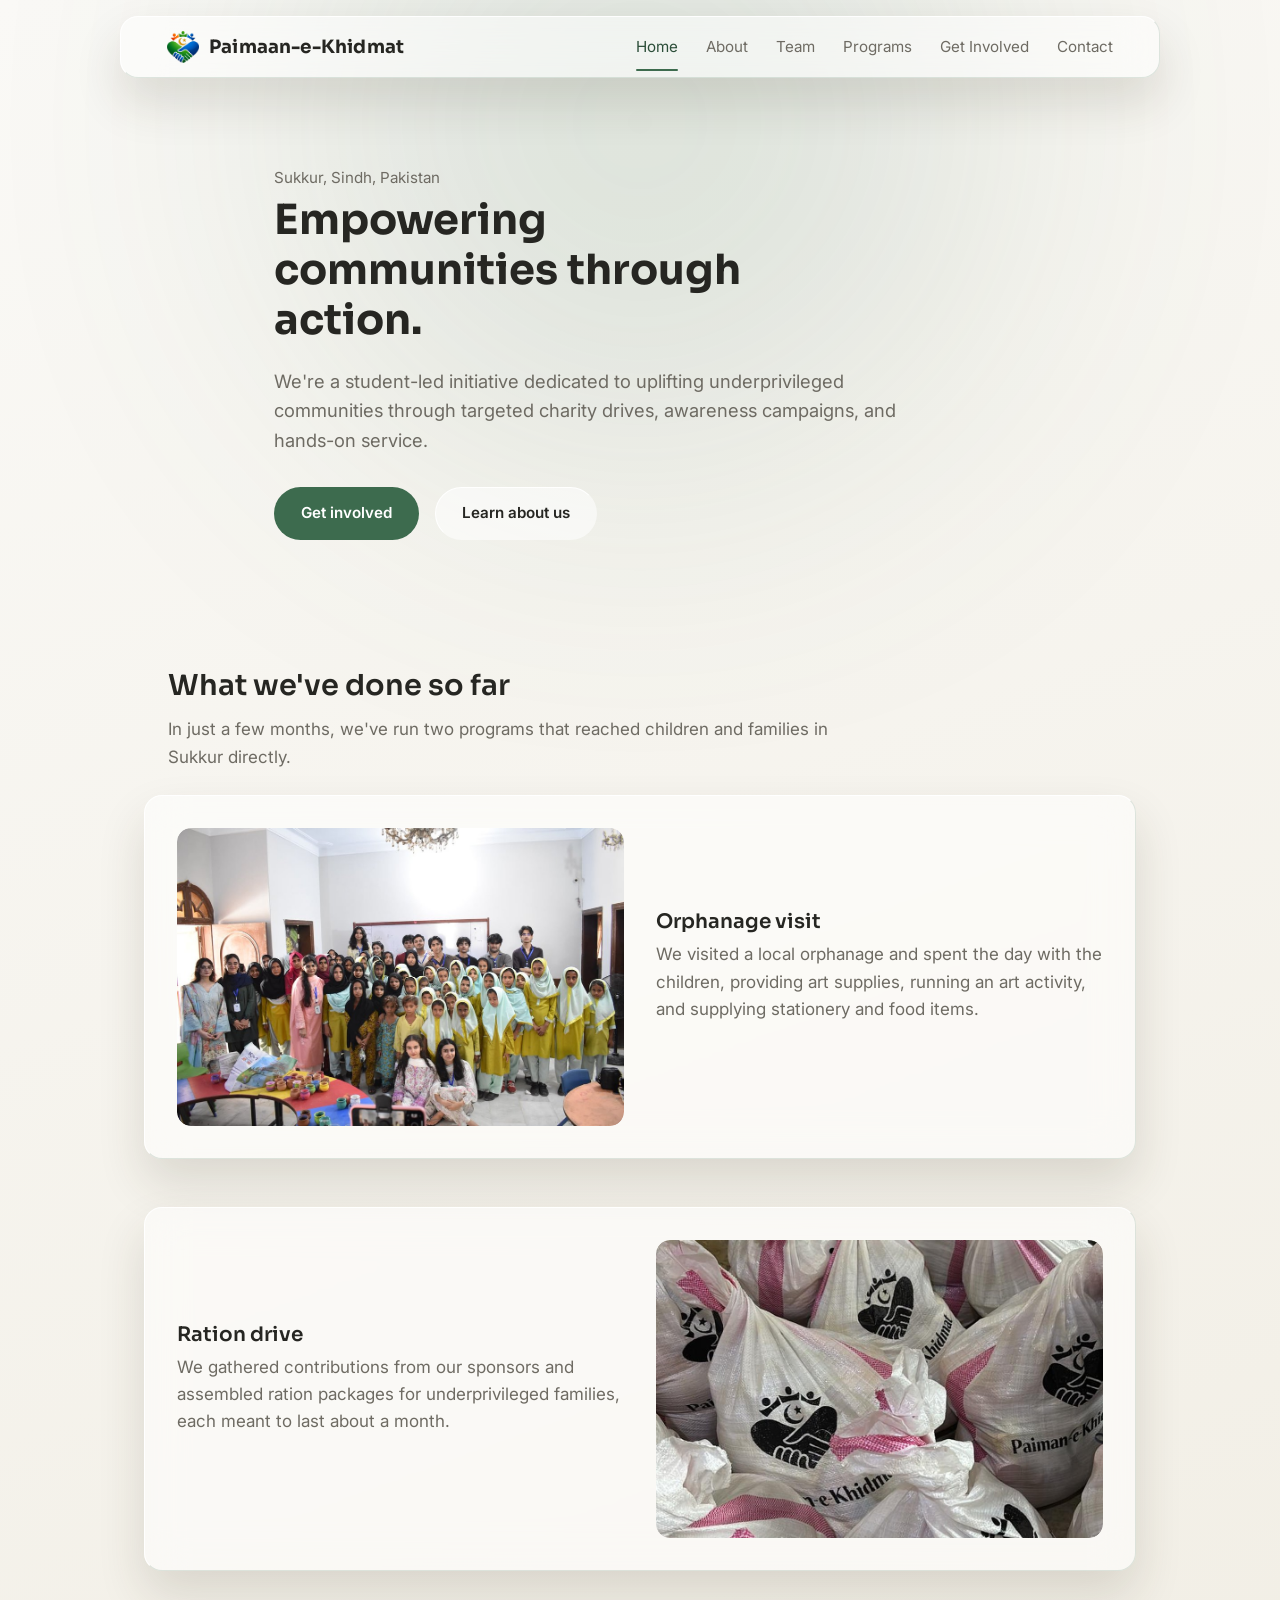
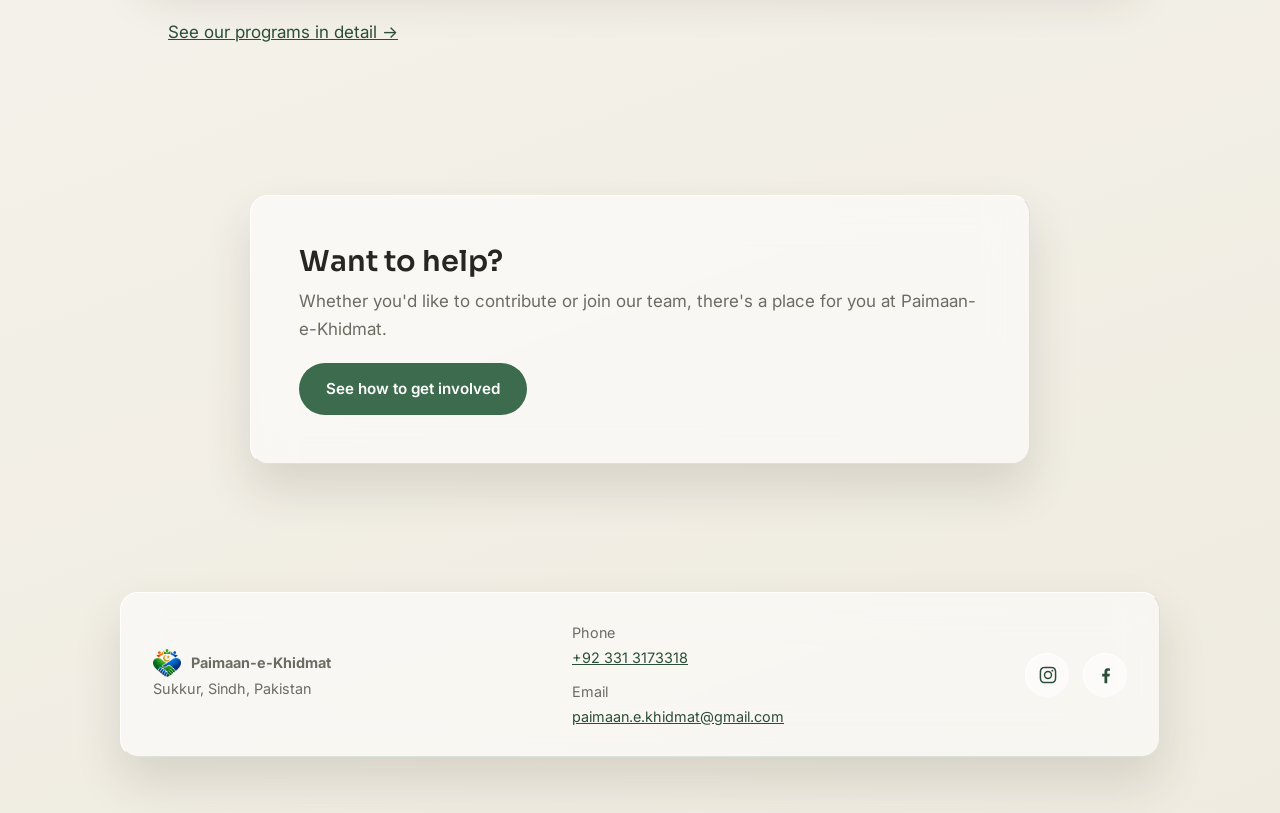
<file: index.html>
<!DOCTYPE html>
<html lang="en">
<head>
<meta charset="UTF-8">
<meta name="viewport" content="width=device-width, initial-scale=1.0">
<title>Paimaan-e-Khidmat — Empowering communities through action</title>
<meta name="description" content="Paimaan-e-Khidmat is a student-led initiative in Sukkur, Sindh, uplifting underprivileged communities through charity drives, awareness campaigns, and hands-on service.">
<link rel="icon" type="image/png" href="images/logo-icon.png">
<link rel="apple-touch-icon" href="images/logo-icon.png">
<link rel="stylesheet" href="css/style.css">
</head>
<body>

<header class="site-header glass">
  <nav class="nav-row">
    <a href="index.html" class="logo-link"><img src="images/logo-icon.png" alt="Paimaan-e-Khidmat logo">Paimaan-e-Khidmat</a>
    <button class="nav-toggle" aria-label="Toggle navigation" aria-expanded="false">
      <span></span><span></span><span></span>
    </button>
    <ul class="nav-links">
      <li><a href="index.html" class="active">Home</a></li>
      <li><a href="about.html">About</a></li>
      <li><a href="team.html">Team</a></li>
      <li><a href="programs.html">Programs</a></li>
      <li><a href="get-involved.html">Get Involved</a></li>
      <li><a href="contact.html">Contact</a></li>
      <span class="nav-underline" aria-hidden="true"></span>
    </ul>
  </nav>
</header>

<main>

  <section class="hero">
    <div class="container">
      <p class="eyebrow">Sukkur, Sindh, Pakistan</p>
      <h1>Empowering communities through action.</h1>
      <p class="hero-lede">We're a student-led initiative dedicated to uplifting underprivileged communities through targeted charity drives, awareness campaigns, and hands-on service.</p>
      <div class="hero-actions">
        <a href="get-involved.html" class="btn btn-primary">Get involved</a>
        <a href="about.html" class="btn btn-secondary">Learn about us</a>
      </div>
    </div>
  </section>

  <section>
    <div class="container-wide">
      <h2 style="margin-left: 24px;">What we've done so far</h2>
      <p style="margin-left: 24px; max-width: 60ch;">In just a few months, we've run two programs that reached children and families in Sukkur directly.</p>
      <div class="card-grid" style="margin-top: 24px;">
        <div class="program-block card glass image-left-desktop">
          <div>
            <h3>Orphanage visit</h3>
            <p>We visited a local orphanage and spent the day with the children, providing art supplies, running an art activity, and supplying stationery and food items.</p>
          </div>
          <div class="photo-placeholder has-photo"><img src="images/orphanage-visit.jpg" alt="Volunteers and children together during the orphanage visit" style="border-radius: 14px; width: 100%; height: 100%; object-fit: cover;"></div>
        </div>
        <div class="program-block card glass">
          <div style="order: 2;" class="photo-placeholder has-photo"><img src="images/ration-drive.jpg" alt="Ration packages branded with the Paimaan-e-Khidmat logo" style="border-radius: 14px; width: 100%; height: 100%; object-fit: cover;"></div>
          <div style="order: 1;">
            <h3>Ration drive</h3>
            <p>We gathered contributions from our sponsors and assembled ration packages for underprivileged families, each meant to last about a month.</p>
          </div>
        </div>
      </div>
      <p style="margin-top: 24px; margin-left: 24px;"><a href="programs.html">See our programs in detail →</a></p>
    </div>
  </section>

  <section>
    <div class="container card glass" style="padding: 48px; text-align: left;">
      <h2>Want to help?</h2>
      <p>Whether you'd like to contribute or join our team, there's a place for you at Paimaan-e-Khidmat.</p>
      <a href="get-involved.html" class="btn btn-primary">See how to get involved</a>
    </div>
  </section>

</main>

<footer class="site-footer">
  <div class="container-wide card glass">
    <div>
      <div class="footer-brand"><img src="images/logo-icon.png" alt="Paimaan-e-Khidmat logo"><strong>Paimaan-e-Khidmat</strong></div>
      Sukkur, Sindh, Pakistan
    </div>
    <div>
      <span class="contact-label">Phone</span><a href="tel:+923313173318">+92 331 3173318</a><br>
      <span class="contact-label" style="margin-top: 10px;">Email</span><a href="mailto:paimaan.e.khidmat@gmail.com">paimaan.e.khidmat@gmail.com</a>
    </div>
    <div class="social-links footer-social">
      <a class="social-icon" href="https://www.instagram.com/paimaan_e_khidmat" target="_blank" rel="noopener" aria-label="Paimaan-e-Khidmat on Instagram">
        <svg viewBox="0 0 24 24" xmlns="http://www.w3.org/2000/svg">
          <path d="M12 2c-2.72 0-3.06.01-4.12.06-1.06.05-1.79.22-2.43.47-.66.26-1.22.6-1.77 1.16-.56.55-.9 1.11-1.16 1.77-.25.64-.42 1.37-.47 2.43C2 8.94 2 9.28 2 12s.01 3.06.06 4.12c.05 1.06.22 1.79.47 2.43.26.66.6 1.22 1.16 1.77.55.56 1.11.9 1.77 1.16.64.25 1.37.42 2.43.47C8.94 22 9.28 22 12 22s3.06-.01 4.12-.06c1.06-.05 1.79-.22 2.43-.47.66-.26 1.22-.6 1.77-1.16.56-.55.9-1.11 1.16-1.77.25-.64.42-1.37.47-2.43.05-1.06.06-1.4.06-4.12s-.01-3.06-.06-4.12c-.05-1.06-.22-1.79-.47-2.43a4.9 4.9 0 0 0-1.16-1.77 4.9 4.9 0 0 0-1.77-1.16c-.64-.25-1.37-.42-2.43-.47C15.06 2.01 14.72 2 12 2Zm0 1.8c2.67 0 2.99.01 4.04.06.98.04 1.51.21 1.86.34.47.18.8.4 1.15.75.35.35.57.68.75 1.15.13.35.3.88.34 1.86.05 1.05.06 1.37.06 4.04s-.01 2.99-.06 4.04c-.04.98-.21 1.51-.34 1.86-.18.47-.4.8-.75 1.15-.35.35-.68.57-1.15.75-.35.13-.88.3-1.86.34-1.05.05-1.37.06-4.04.06s-2.99-.01-4.04-.06c-.98-.04-1.51-.21-1.86-.34a3.1 3.1 0 0 1-1.15-.75 3.1 3.1 0 0 1-.75-1.15c-.13-.35-.3-.88-.34-1.86-.05-1.05-.06-1.37-.06-4.04s.01-2.99.06-4.04c.04-.98.21-1.51.34-1.86.18-.47.4-.8.75-1.15.35-.35.68-.57 1.15-.75.35-.13.88-.3 1.86-.34C9.01 3.81 9.33 3.8 12 3.8Zm0 3.15a5.05 5.05 0 1 0 0 10.1 5.05 5.05 0 0 0 0-10.1Zm0 8.33a3.28 3.28 0 1 1 0-6.56 3.28 3.28 0 0 1 0 6.56Zm6.44-8.53a1.18 1.18 0 1 1-2.36 0 1.18 1.18 0 0 1 2.36 0Z"/>
        </svg>
      </a>
      <a class="social-icon" href="https://www.facebook.com/share/1TbUAhCM6e/" target="_blank" rel="noopener" aria-label="Paimaan-e-Khidmat on Facebook">
        <svg viewBox="0 0 24 24" xmlns="http://www.w3.org/2000/svg">
          <path d="M13.5 21.75v-8.1h2.72l.4-3.16h-3.12V8.5c0-.91.25-1.53 1.56-1.53h1.67V4.15C15.98 4.06 15.06 4 13.98 4 11.7 4 10.15 5.39 10.15 8.2v2.29H7.42v3.16h2.73v8.1h3.35Z"/>
        </svg>
      </a>
    </div>
  </div>
</footer>

<script src="js/script.js"></script>
</body>
</html>
</file>
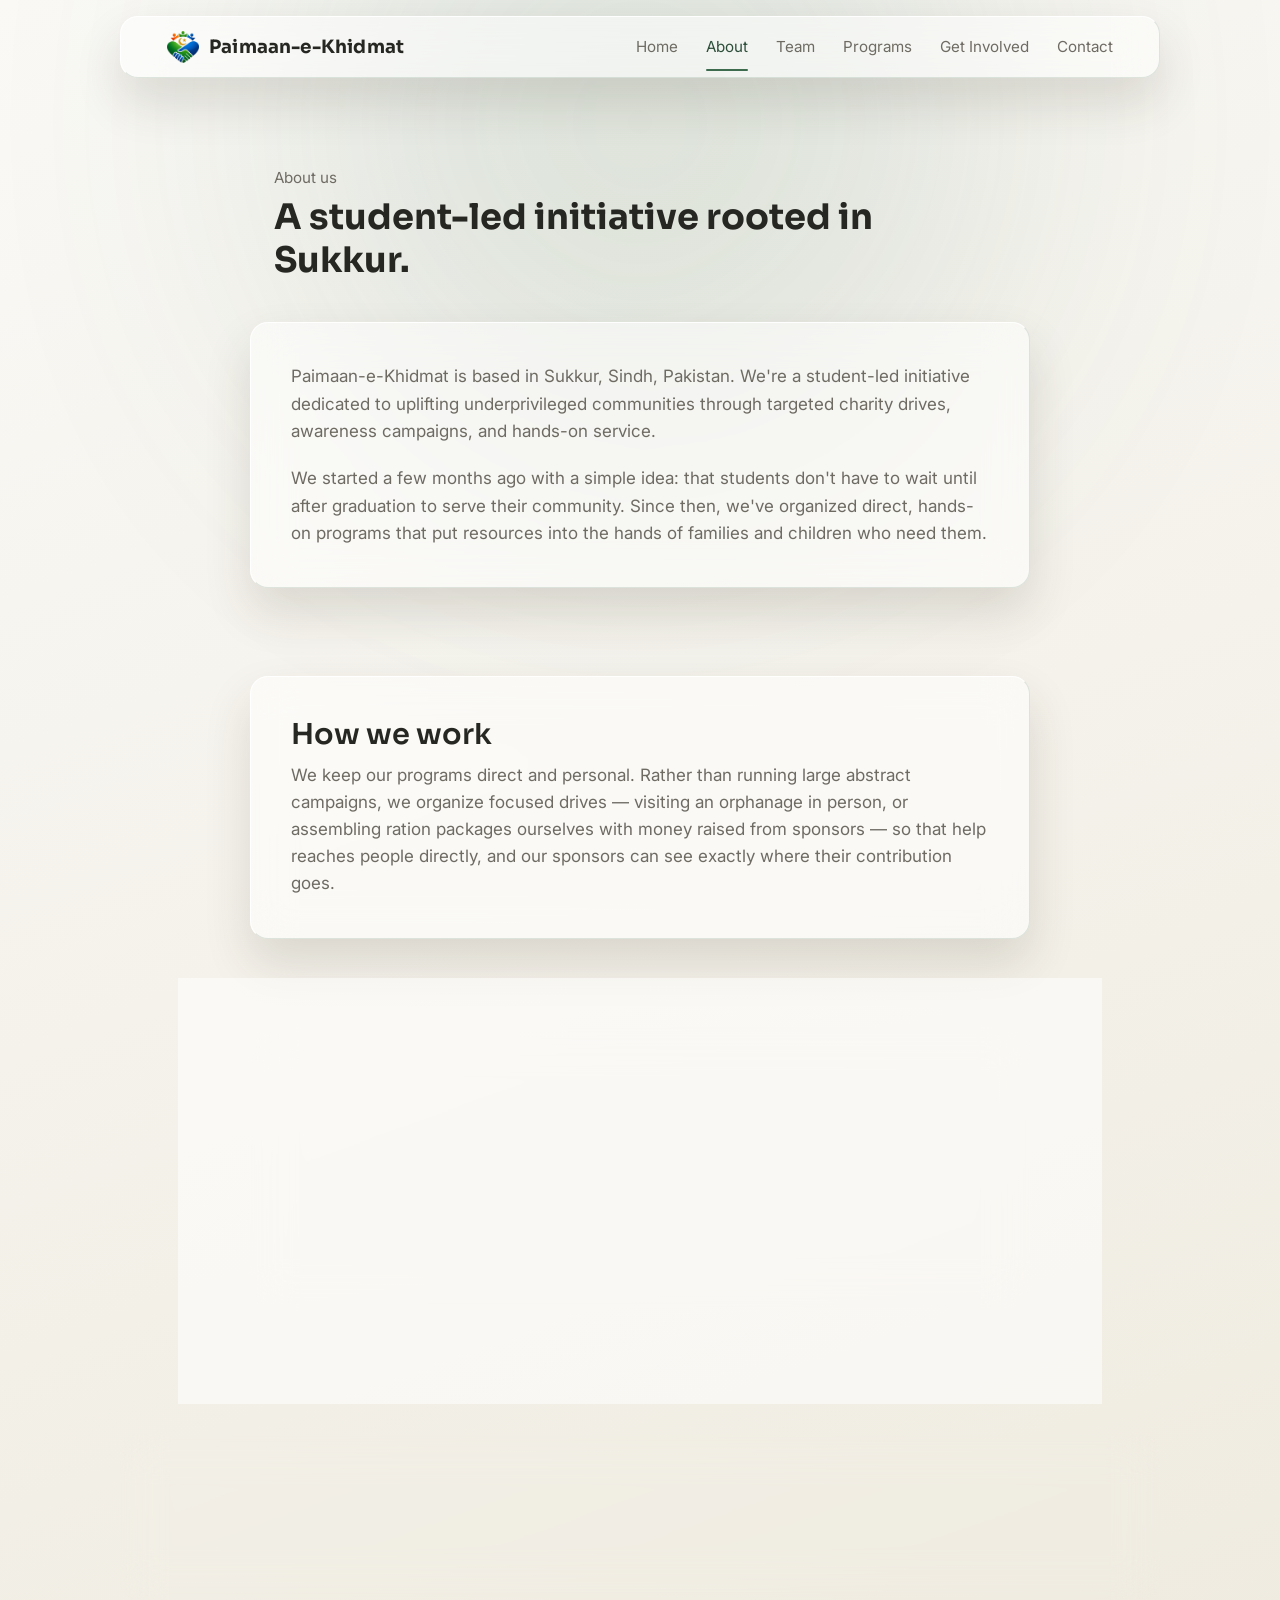
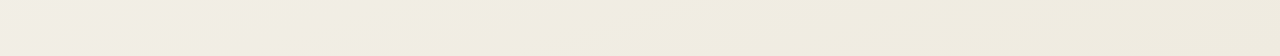
<file: about.html>
<!DOCTYPE html>
<html lang="en">
<head>
<meta charset="UTF-8">
<meta name="viewport" content="width=device-width, initial-scale=1.0">
<title>About — Paimaan-e-Khidmat</title>
<meta name="description" content="Paimaan-e-Khidmat is a student-led initiative based in Sukkur, Sindh, Pakistan.">
<link rel="icon" type="image/png" href="images/logo-icon.png">
<link rel="apple-touch-icon" href="images/logo-icon.png">
<link rel="stylesheet" href="css/style.css">
</head>
<body>

<header class="site-header glass">
  <nav class="nav-row">
    <a href="index.html" class="logo-link"><img src="images/logo-icon.png" alt="Paimaan-e-Khidmat logo">Paimaan-e-Khidmat</a>
    <button class="nav-toggle" aria-label="Toggle navigation" aria-expanded="false">
      <span></span><span></span><span></span>
    </button>
    <ul class="nav-links">
      <li><a href="index.html">Home</a></li>
      <li><a href="about.html" class="active">About</a></li>
      <li><a href="team.html">Team</a></li>
      <li><a href="programs.html">Programs</a></li>
      <li><a href="get-involved.html">Get Involved</a></li>
      <li><a href="contact.html">Contact</a></li>
      <span class="nav-underline" aria-hidden="true"></span>
    </ul>
  </nav>
</header>

<main>

  <section class="hero" style="padding-bottom: 24px;">
    <div class="container">
      <p class="eyebrow">About us</p>
      <h1 style="max-width: none; font-size: 2.2rem;">A student-led initiative rooted in Sukkur.</h1>
    </div>
  </section>

  <section style="padding-top: 0;">
    <div class="container card glass">
      <p>Paimaan-e-Khidmat is based in Sukkur, Sindh, Pakistan. We're a student-led initiative dedicated to uplifting underprivileged communities through targeted charity drives, awareness campaigns, and hands-on service.</p>
      <p style="margin-bottom: 0;">We started a few months ago with a simple idea: that students don't have to wait until after graduation to serve their community. Since then, we've organized direct, hands-on programs that put resources into the hands of families and children who need them.</p>
    </div>
  </section>

  <section style="padding-top: 0;">
    <div class="container card glass">
      <h2>How we work</h2>
      <p style="margin-bottom: 0;">We keep our programs direct and personal. Rather than running large abstract campaigns, we organize focused drives — visiting an orphanage in person, or assembling ration packages ourselves with money raised from sponsors — so that help reaches people directly, and our sponsors can see exactly where their contribution goes.</p>
    </div>
  </section>

  <section style="padding-top: 0;">
    <div class="container card glass">
      <h2>Where we're headed</h2>
      <p>We're just getting started. As we grow, we're building out a small team through periodic recruitment drives, and expanding the range of programs we run in Sukkur. If you'd like to be part of that, visit our Get Involved page.</p>
      <a href="get-involved.html" class="btn btn-primary">Get involved</a>
    </div>
  </section>

</main>

<footer class="site-footer">
  <div class="container-wide card glass">
    <div>
      <div class="footer-brand"><img src="images/logo-icon.png" alt="Paimaan-e-Khidmat logo"><strong>Paimaan-e-Khidmat</strong></div>
      Sukkur, Sindh, Pakistan
    </div>
    <div>
      <span class="contact-label">Phone</span><a href="tel:+923313173318">+92 331 3173318</a><br>
      <span class="contact-label" style="margin-top: 10px;">Email</span><a href="mailto:paimaan.e.khidmat@gmail.com">paimaan.e.khidmat@gmail.com</a>
    </div>
    <div class="social-links footer-social">
      <a class="social-icon" href="https://www.instagram.com/paimaan_e_khidmat" target="_blank" rel="noopener" aria-label="Paimaan-e-Khidmat on Instagram">
        <svg viewBox="0 0 24 24" xmlns="http://www.w3.org/2000/svg">
          <path d="M12 2c-2.72 0-3.06.01-4.12.06-1.06.05-1.79.22-2.43.47-.66.26-1.22.6-1.77 1.16-.56.55-.9 1.11-1.16 1.77-.25.64-.42 1.37-.47 2.43C2 8.94 2 9.28 2 12s.01 3.06.06 4.12c.05 1.06.22 1.79.47 2.43.26.66.6 1.22 1.16 1.77.55.56 1.11.9 1.77 1.16.64.25 1.37.42 2.43.47C8.94 22 9.28 22 12 22s3.06-.01 4.12-.06c1.06-.05 1.79-.22 2.43-.47.66-.26 1.22-.6 1.77-1.16.56-.55.9-1.11 1.16-1.77.25-.64.42-1.37.47-2.43.05-1.06.06-1.4.06-4.12s-.01-3.06-.06-4.12c-.05-1.06-.22-1.79-.47-2.43a4.9 4.9 0 0 0-1.16-1.77 4.9 4.9 0 0 0-1.77-1.16c-.64-.25-1.37-.42-2.43-.47C15.06 2.01 14.72 2 12 2Zm0 1.8c2.67 0 2.99.01 4.04.06.98.04 1.51.21 1.86.34.47.18.8.4 1.15.75.35.35.57.68.75 1.15.13.35.3.88.34 1.86.05 1.05.06 1.37.06 4.04s-.01 2.99-.06 4.04c-.04.98-.21 1.51-.34 1.86-.18.47-.4.8-.75 1.15-.35.35-.68.57-1.15.75-.35.13-.88.3-1.86.34-1.05.05-1.37.06-4.04.06s-2.99-.01-4.04-.06c-.98-.04-1.51-.21-1.86-.34a3.1 3.1 0 0 1-1.15-.75 3.1 3.1 0 0 1-.75-1.15c-.13-.35-.3-.88-.34-1.86-.05-1.05-.06-1.37-.06-4.04s.01-2.99.06-4.04c.04-.98.21-1.51.34-1.86.18-.47.4-.8.75-1.15.35-.35.68-.57 1.15-.75.35-.13.88-.3 1.86-.34C9.01 3.81 9.33 3.8 12 3.8Zm0 3.15a5.05 5.05 0 1 0 0 10.1 5.05 5.05 0 0 0 0-10.1Zm0 8.33a3.28 3.28 0 1 1 0-6.56 3.28 3.28 0 0 1 0 6.56Zm6.44-8.53a1.18 1.18 0 1 1-2.36 0 1.18 1.18 0 0 1 2.36 0Z"/>
        </svg>
      </a>
      <a class="social-icon" href="https://www.facebook.com/share/1TbUAhCM6e/" target="_blank" rel="noopener" aria-label="Paimaan-e-Khidmat on Facebook">
        <svg viewBox="0 0 24 24" xmlns="http://www.w3.org/2000/svg">
          <path d="M13.5 21.75v-8.1h2.72l.4-3.16h-3.12V8.5c0-.91.25-1.53 1.56-1.53h1.67V4.15C15.98 4.06 15.06 4 13.98 4 11.7 4 10.15 5.39 10.15 8.2v2.29H7.42v3.16h2.73v8.1h3.35Z"/>
        </svg>
      </a>
    </div>
  </div>
</footer>

<script src="js/script.js"></script>
</body>
</html>
</file>
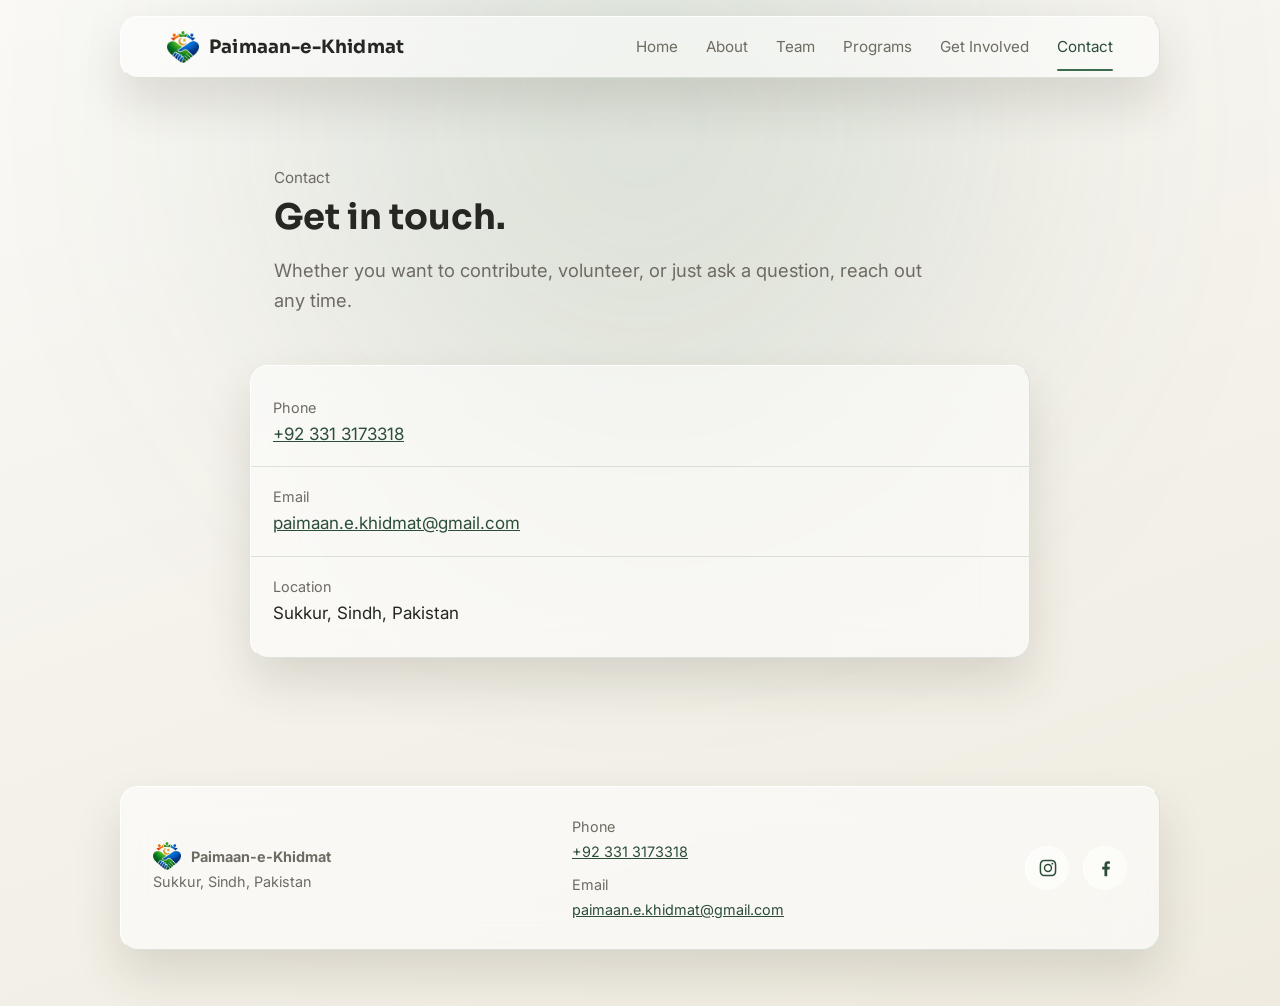
<file: contact.html>
<!DOCTYPE html>
<html lang="en">
<head>
<meta charset="UTF-8">
<meta name="viewport" content="width=device-width, initial-scale=1.0">
<title>Contact — Paimaan-e-Khidmat</title>
<meta name="description" content="Contact Paimaan-e-Khidmat in Sukkur, Sindh, Pakistan.">
<link rel="icon" type="image/png" href="images/logo-icon.png">
<link rel="apple-touch-icon" href="images/logo-icon.png">
<link rel="stylesheet" href="css/style.css">
</head>
<body>

<header class="site-header glass">
  <nav class="nav-row">
    <a href="index.html" class="logo-link"><img src="images/logo-icon.png" alt="Paimaan-e-Khidmat logo">Paimaan-e-Khidmat</a>
    <button class="nav-toggle" aria-label="Toggle navigation" aria-expanded="false">
      <span></span><span></span><span></span>
    </button>
    <ul class="nav-links">
      <li><a href="index.html">Home</a></li>
      <li><a href="about.html">About</a></li>
      <li><a href="team.html">Team</a></li>
      <li><a href="programs.html">Programs</a></li>
      <li><a href="get-involved.html">Get Involved</a></li>
      <li><a href="contact.html" class="active">Contact</a></li>
      <span class="nav-underline" aria-hidden="true"></span>
    </ul>
  </nav>
</header>

<main>

  <section class="hero" style="padding-bottom: 20px;">
    <div class="container">
      <p class="eyebrow">Contact</p>
      <h1 style="max-width: none; font-size: 2.2rem;">Get in touch.</h1>
      <p class="hero-lede">Whether you want to contribute, volunteer, or just ask a question, reach out any time.</p>
    </div>
  </section>

  <section style="padding-top: 8px;">
    <div class="container card glass" style="padding: 12px 0;">
      <ul class="contact-list">
        <li>
          <span class="contact-label">Phone</span>
          <a href="tel:+923313173318">+92 331 3173318</a>
        </li>
        <li>
          <span class="contact-label">Email</span>
          <a href="mailto:paimaan.e.khidmat@gmail.com">paimaan.e.khidmat@gmail.com</a>
        </li>
        <li>
          <span class="contact-label">Location</span>
          Sukkur, Sindh, Pakistan
        </li>
      </ul>
    </div>
  </section>

</main>

<footer class="site-footer">
  <div class="container-wide card glass">
    <div>
      <div class="footer-brand"><img src="images/logo-icon.png" alt="Paimaan-e-Khidmat logo"><strong>Paimaan-e-Khidmat</strong></div>
      Sukkur, Sindh, Pakistan
    </div>
    <div>
      <span class="contact-label">Phone</span><a href="tel:+923313173318">+92 331 3173318</a><br>
      <span class="contact-label" style="margin-top: 10px;">Email</span><a href="mailto:paimaan.e.khidmat@gmail.com">paimaan.e.khidmat@gmail.com</a>
    </div>
    <div class="social-links footer-social">
      <a class="social-icon" href="https://www.instagram.com/paimaan_e_khidmat" target="_blank" rel="noopener" aria-label="Paimaan-e-Khidmat on Instagram">
        <svg viewBox="0 0 24 24" xmlns="http://www.w3.org/2000/svg">
          <path d="M12 2c-2.72 0-3.06.01-4.12.06-1.06.05-1.79.22-2.43.47-.66.26-1.22.6-1.77 1.16-.56.55-.9 1.11-1.16 1.77-.25.64-.42 1.37-.47 2.43C2 8.94 2 9.28 2 12s.01 3.06.06 4.12c.05 1.06.22 1.79.47 2.43.26.66.6 1.22 1.16 1.77.55.56 1.11.9 1.77 1.16.64.25 1.37.42 2.43.47C8.94 22 9.28 22 12 22s3.06-.01 4.12-.06c1.06-.05 1.79-.22 2.43-.47.66-.26 1.22-.6 1.77-1.16.56-.55.9-1.11 1.16-1.77.25-.64.42-1.37.47-2.43.05-1.06.06-1.4.06-4.12s-.01-3.06-.06-4.12c-.05-1.06-.22-1.79-.47-2.43a4.9 4.9 0 0 0-1.16-1.77 4.9 4.9 0 0 0-1.77-1.16c-.64-.25-1.37-.42-2.43-.47C15.06 2.01 14.72 2 12 2Zm0 1.8c2.67 0 2.99.01 4.04.06.98.04 1.51.21 1.86.34.47.18.8.4 1.15.75.35.35.57.68.75 1.15.13.35.3.88.34 1.86.05 1.05.06 1.37.06 4.04s-.01 2.99-.06 4.04c-.04.98-.21 1.51-.34 1.86-.18.47-.4.8-.75 1.15-.35.35-.68.57-1.15.75-.35.13-.88.3-1.86.34-1.05.05-1.37.06-4.04.06s-2.99-.01-4.04-.06c-.98-.04-1.51-.21-1.86-.34a3.1 3.1 0 0 1-1.15-.75 3.1 3.1 0 0 1-.75-1.15c-.13-.35-.3-.88-.34-1.86-.05-1.05-.06-1.37-.06-4.04s.01-2.99.06-4.04c.04-.98.21-1.51.34-1.86.18-.47.4-.8.75-1.15.35-.35.68-.57 1.15-.75.35-.13.88-.3 1.86-.34C9.01 3.81 9.33 3.8 12 3.8Zm0 3.15a5.05 5.05 0 1 0 0 10.1 5.05 5.05 0 0 0 0-10.1Zm0 8.33a3.28 3.28 0 1 1 0-6.56 3.28 3.28 0 0 1 0 6.56Zm6.44-8.53a1.18 1.18 0 1 1-2.36 0 1.18 1.18 0 0 1 2.36 0Z"/>
        </svg>
      </a>
      <a class="social-icon" href="https://www.facebook.com/share/1TbUAhCM6e/" target="_blank" rel="noopener" aria-label="Paimaan-e-Khidmat on Facebook">
        <svg viewBox="0 0 24 24" xmlns="http://www.w3.org/2000/svg">
          <path d="M13.5 21.75v-8.1h2.72l.4-3.16h-3.12V8.5c0-.91.25-1.53 1.56-1.53h1.67V4.15C15.98 4.06 15.06 4 13.98 4 11.7 4 10.15 5.39 10.15 8.2v2.29H7.42v3.16h2.73v8.1h3.35Z"/>
        </svg>
      </a>
    </div>
  </div>
</footer>

<script src="js/script.js"></script>
</body>
</html>
</file>
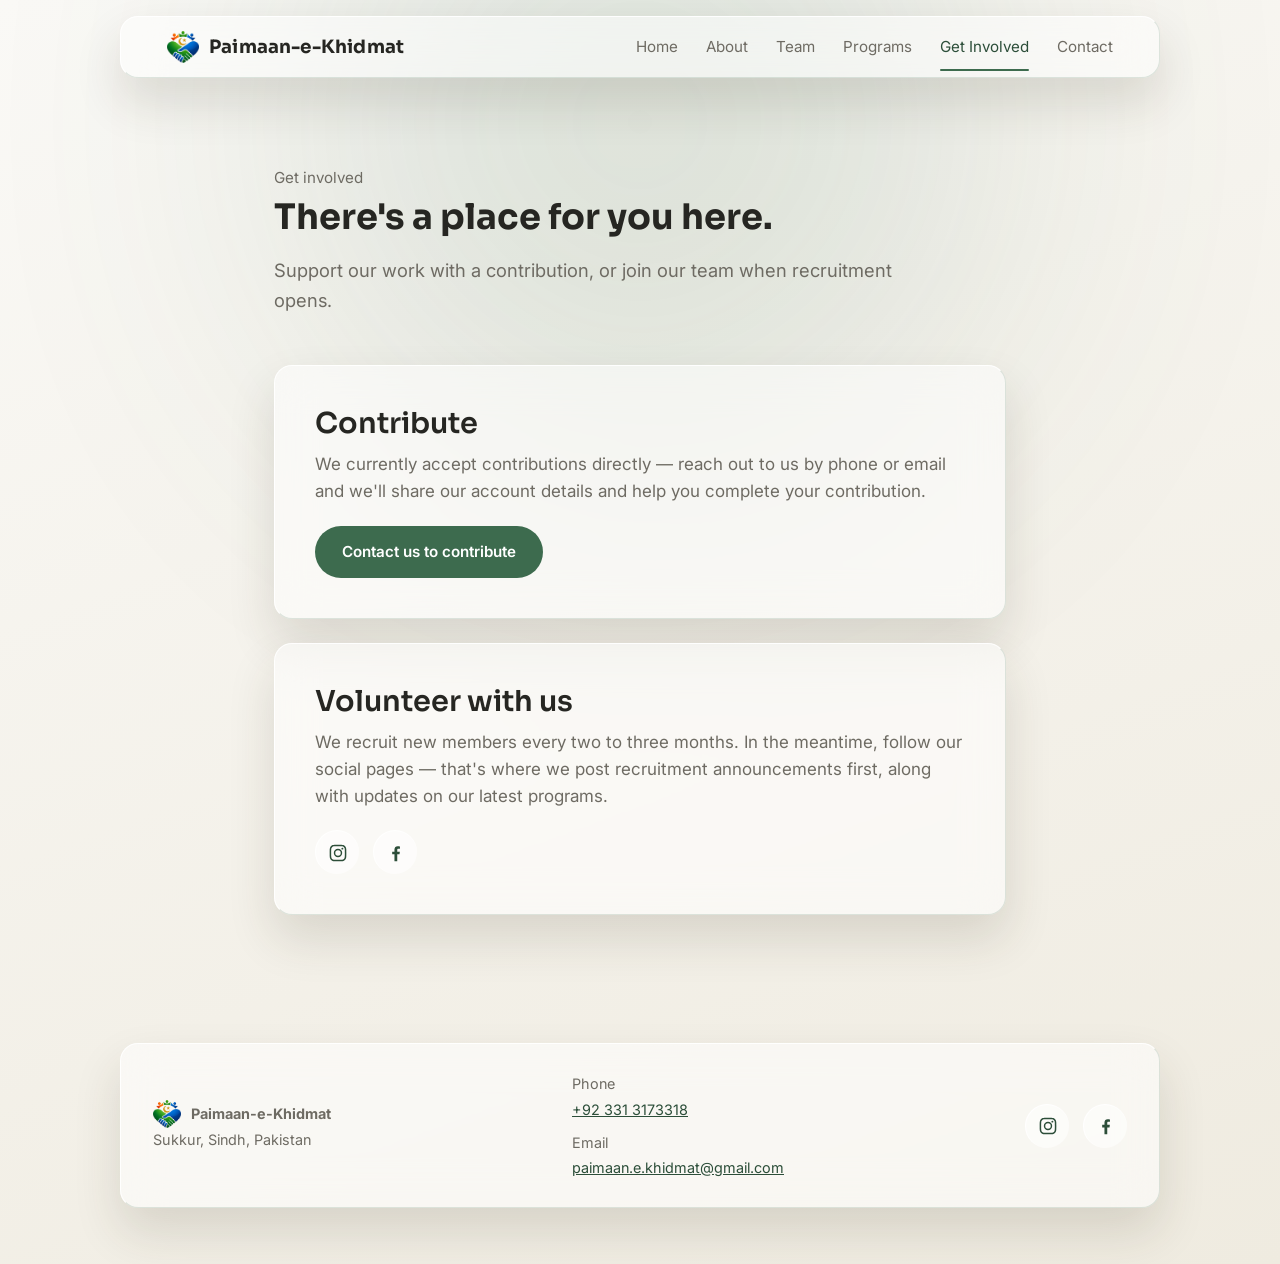
<file: get-involved.html>
<!DOCTYPE html>
<html lang="en">
<head>
<meta charset="UTF-8">
<meta name="viewport" content="width=device-width, initial-scale=1.0">
<title>Get Involved — Paimaan-e-Khidmat</title>
<meta name="description" content="Contribute to or volunteer with Paimaan-e-Khidmat, a student-led initiative in Sukkur, Sindh.">
<link rel="icon" type="image/png" href="images/logo-icon.png">
<link rel="apple-touch-icon" href="images/logo-icon.png">
<link rel="stylesheet" href="css/style.css">
</head>
<body>

<header class="site-header glass">
  <nav class="nav-row">
    <a href="index.html" class="logo-link"><img src="images/logo-icon.png" alt="Paimaan-e-Khidmat logo">Paimaan-e-Khidmat</a>
    <button class="nav-toggle" aria-label="Toggle navigation" aria-expanded="false">
      <span></span><span></span><span></span>
    </button>
    <ul class="nav-links">
      <li><a href="index.html">Home</a></li>
      <li><a href="about.html">About</a></li>
      <li><a href="team.html">Team</a></li>
      <li><a href="programs.html">Programs</a></li>
      <li><a href="get-involved.html" class="active">Get Involved</a></li>
      <li><a href="contact.html">Contact</a></li>
      <span class="nav-underline" aria-hidden="true"></span>
    </ul>
  </nav>
</header>

<main>

  <section class="hero" style="padding-bottom: 20px;">
    <div class="container">
      <p class="eyebrow">Get involved</p>
      <h1 style="max-width: none; font-size: 2.2rem;">There's a place for you here.</h1>
      <p class="hero-lede">Support our work with a contribution, or join our team when recruitment opens.</p>
    </div>
  </section>

  <section style="padding-top: 8px;">
    <div class="container">

      <div class="involve-block card glass">
        <h2>Contribute</h2>
        <p>We currently accept contributions directly — reach out to us by phone or email and we'll share our account details and help you complete your contribution.</p>
        <!--
          EDIT ME: once you have a bank account / easypaisa / jazzcash number you want
          to publish, you can add it directly here, for example:

          <ul class="contact-list">
            <li><span class="contact-label">Bank account title</span>Paimaan-e-Khidmat</li>
            <li><span class="contact-label">Account number</span>0000-0000000-00</li>
          </ul>
        -->
        <a href="contact.html" class="btn btn-primary">Contact us to contribute</a>
      </div>

      <div class="involve-block card glass">
        <h2>Volunteer with us</h2>
        <p>We recruit new members every two to three months. In the meantime, follow our social pages — that's where we post recruitment announcements first, along with updates on our latest programs.</p>
        <div class="social-links">
          <a class="social-icon" href="https://www.instagram.com/paimaan_e_khidmat" target="_blank" rel="noopener" aria-label="Paimaan-e-Khidmat on Instagram">
            <svg viewBox="0 0 24 24" xmlns="http://www.w3.org/2000/svg">
              <path d="M12 2c-2.72 0-3.06.01-4.12.06-1.06.05-1.79.22-2.43.47-.66.26-1.22.6-1.77 1.16-.56.55-.9 1.11-1.16 1.77-.25.64-.42 1.37-.47 2.43C2 8.94 2 9.28 2 12s.01 3.06.06 4.12c.05 1.06.22 1.79.47 2.43.26.66.6 1.22 1.16 1.77.55.56 1.11.9 1.77 1.16.64.25 1.37.42 2.43.47C8.94 22 9.28 22 12 22s3.06-.01 4.12-.06c1.06-.05 1.79-.22 2.43-.47.66-.26 1.22-.6 1.77-1.16.56-.55.9-1.11 1.16-1.77.25-.64.42-1.37.47-2.43.05-1.06.06-1.4.06-4.12s-.01-3.06-.06-4.12c-.05-1.06-.22-1.79-.47-2.43a4.9 4.9 0 0 0-1.16-1.77 4.9 4.9 0 0 0-1.77-1.16c-.64-.25-1.37-.42-2.43-.47C15.06 2.01 14.72 2 12 2Zm0 1.8c2.67 0 2.99.01 4.04.06.98.04 1.51.21 1.86.34.47.18.8.4 1.15.75.35.35.57.68.75 1.15.13.35.3.88.34 1.86.05 1.05.06 1.37.06 4.04s-.01 2.99-.06 4.04c-.04.98-.21 1.51-.34 1.86-.18.47-.4.8-.75 1.15-.35.35-.68.57-1.15.75-.35.13-.88.3-1.86.34-1.05.05-1.37.06-4.04.06s-2.99-.01-4.04-.06c-.98-.04-1.51-.21-1.86-.34a3.1 3.1 0 0 1-1.15-.75 3.1 3.1 0 0 1-.75-1.15c-.13-.35-.3-.88-.34-1.86-.05-1.05-.06-1.37-.06-4.04s.01-2.99.06-4.04c.04-.98.21-1.51.34-1.86.18-.47.4-.8.75-1.15.35-.35.68-.57 1.15-.75.35-.13.88-.3 1.86-.34C9.01 3.81 9.33 3.8 12 3.8Zm0 3.15a5.05 5.05 0 1 0 0 10.1 5.05 5.05 0 0 0 0-10.1Zm0 8.33a3.28 3.28 0 1 1 0-6.56 3.28 3.28 0 0 1 0 6.56Zm6.44-8.53a1.18 1.18 0 1 1-2.36 0 1.18 1.18 0 0 1 2.36 0Z"/>
            </svg>
          </a>
          <a class="social-icon" href="https://www.facebook.com/share/1TbUAhCM6e/" target="_blank" rel="noopener" aria-label="Paimaan-e-Khidmat on Facebook">
            <svg viewBox="0 0 24 24" xmlns="http://www.w3.org/2000/svg">
              <path d="M13.5 21.75v-8.1h2.72l.4-3.16h-3.12V8.5c0-.91.25-1.53 1.56-1.53h1.67V4.15C15.98 4.06 15.06 4 13.98 4 11.7 4 10.15 5.39 10.15 8.2v2.29H7.42v3.16h2.73v8.1h3.35Z"/>
            </svg>
          </a>
        </div>
      </div>

    </div>
  </section>

</main>

<footer class="site-footer">
  <div class="container-wide card glass">
    <div>
      <div class="footer-brand"><img src="images/logo-icon.png" alt="Paimaan-e-Khidmat logo"><strong>Paimaan-e-Khidmat</strong></div>
      Sukkur, Sindh, Pakistan
    </div>
    <div>
      <span class="contact-label">Phone</span><a href="tel:+923313173318">+92 331 3173318</a><br>
      <span class="contact-label" style="margin-top: 10px;">Email</span><a href="mailto:paimaan.e.khidmat@gmail.com">paimaan.e.khidmat@gmail.com</a>
    </div>
    <div class="social-links footer-social">
      <a class="social-icon" href="https://www.instagram.com/paimaan_e_khidmat" target="_blank" rel="noopener" aria-label="Paimaan-e-Khidmat on Instagram">
        <svg viewBox="0 0 24 24" xmlns="http://www.w3.org/2000/svg">
          <path d="M12 2c-2.72 0-3.06.01-4.12.06-1.06.05-1.79.22-2.43.47-.66.26-1.22.6-1.77 1.16-.56.55-.9 1.11-1.16 1.77-.25.64-.42 1.37-.47 2.43C2 8.94 2 9.28 2 12s.01 3.06.06 4.12c.05 1.06.22 1.79.47 2.43.26.66.6 1.22 1.16 1.77.55.56 1.11.9 1.77 1.16.64.25 1.37.42 2.43.47C8.94 22 9.28 22 12 22s3.06-.01 4.12-.06c1.06-.05 1.79-.22 2.43-.47.66-.26 1.22-.6 1.77-1.16.56-.55.9-1.11 1.16-1.77.25-.64.42-1.37.47-2.43.05-1.06.06-1.4.06-4.12s-.01-3.06-.06-4.12c-.05-1.06-.22-1.79-.47-2.43a4.9 4.9 0 0 0-1.16-1.77 4.9 4.9 0 0 0-1.77-1.16c-.64-.25-1.37-.42-2.43-.47C15.06 2.01 14.72 2 12 2Zm0 1.8c2.67 0 2.99.01 4.04.06.98.04 1.51.21 1.86.34.47.18.8.4 1.15.75.35.35.57.68.75 1.15.13.35.3.88.34 1.86.05 1.05.06 1.37.06 4.04s-.01 2.99-.06 4.04c-.04.98-.21 1.51-.34 1.86-.18.47-.4.8-.75 1.15-.35.35-.68.57-1.15.75-.35.13-.88.3-1.86.34-1.05.05-1.37.06-4.04.06s-2.99-.01-4.04-.06c-.98-.04-1.51-.21-1.86-.34a3.1 3.1 0 0 1-1.15-.75 3.1 3.1 0 0 1-.75-1.15c-.13-.35-.3-.88-.34-1.86-.05-1.05-.06-1.37-.06-4.04s.01-2.99.06-4.04c.04-.98.21-1.51.34-1.86.18-.47.4-.8.75-1.15.35-.35.68-.57 1.15-.75.35-.13.88-.3 1.86-.34C9.01 3.81 9.33 3.8 12 3.8Zm0 3.15a5.05 5.05 0 1 0 0 10.1 5.05 5.05 0 0 0 0-10.1Zm0 8.33a3.28 3.28 0 1 1 0-6.56 3.28 3.28 0 0 1 0 6.56Zm6.44-8.53a1.18 1.18 0 1 1-2.36 0 1.18 1.18 0 0 1 2.36 0Z"/>
        </svg>
      </a>
      <a class="social-icon" href="https://www.facebook.com/share/1TbUAhCM6e/" target="_blank" rel="noopener" aria-label="Paimaan-e-Khidmat on Facebook">
        <svg viewBox="0 0 24 24" xmlns="http://www.w3.org/2000/svg">
          <path d="M13.5 21.75v-8.1h2.72l.4-3.16h-3.12V8.5c0-.91.25-1.53 1.56-1.53h1.67V4.15C15.98 4.06 15.06 4 13.98 4 11.7 4 10.15 5.39 10.15 8.2v2.29H7.42v3.16h2.73v8.1h3.35Z"/>
        </svg>
      </a>
    </div>
  </div>
</footer>

<script src="js/script.js"></script>
</body>
</html>
</file>
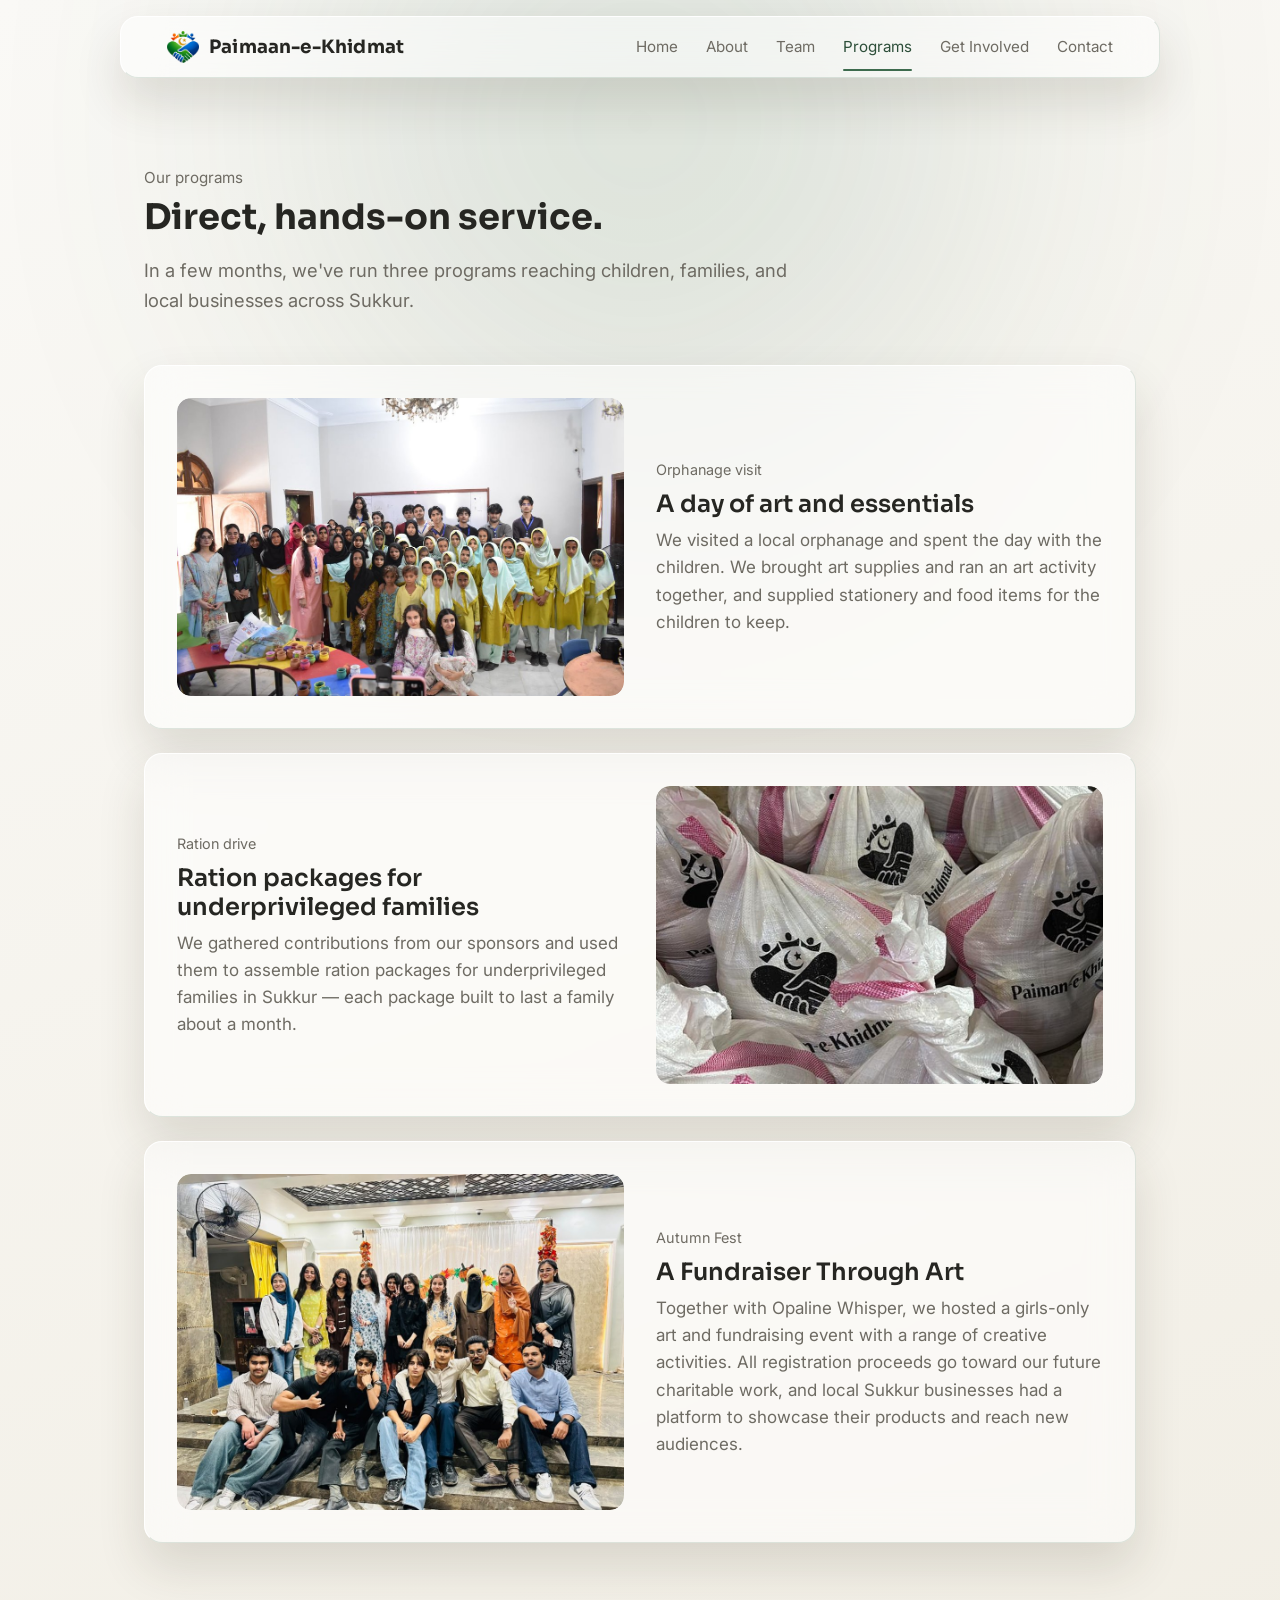
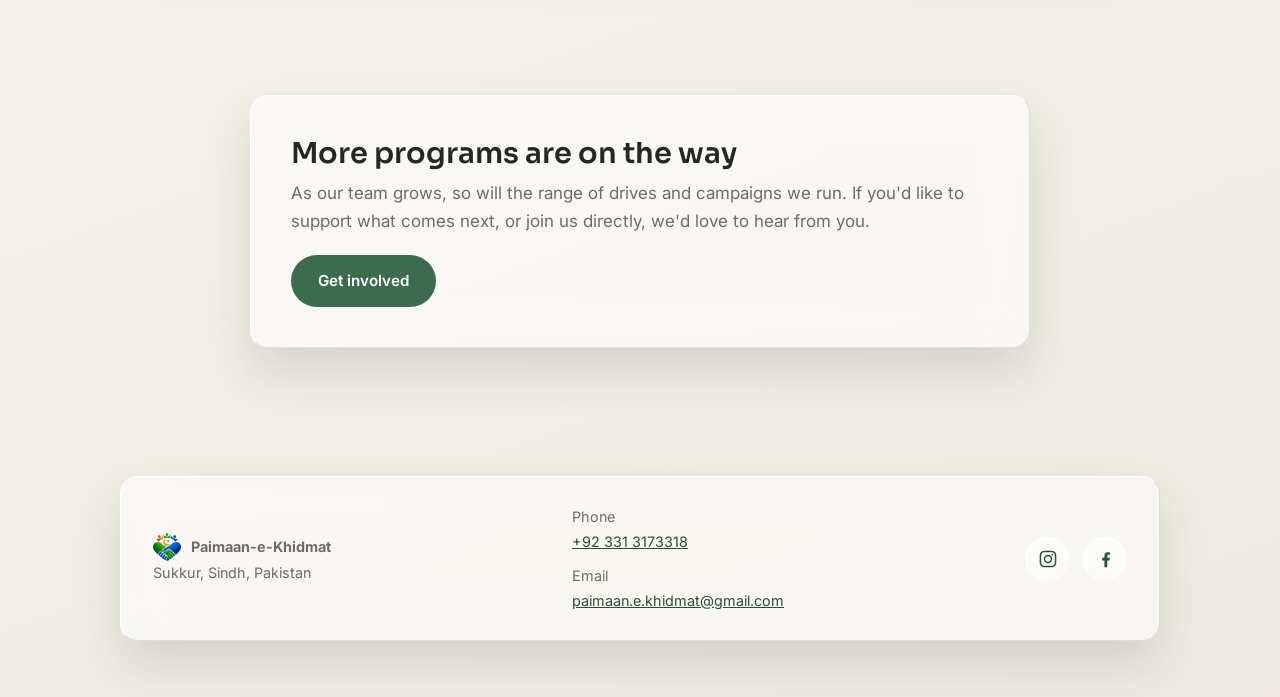
<file: programs.html>
<!DOCTYPE html>
<html lang="en">
<head>
<meta charset="UTF-8">
<meta name="viewport" content="width=device-width, initial-scale=1.0">
<title>Programs — Paimaan-e-Khidmat</title>
<meta name="description" content="Our programs so far: an orphanage visit, a ration drive, and the Autumn Fest art fundraiser, serving Sukkur, Sindh.">
<link rel="icon" type="image/png" href="images/logo-icon.png">
<link rel="apple-touch-icon" href="images/logo-icon.png">
<link rel="stylesheet" href="css/style.css">
</head>
<body>

<header class="site-header glass">
  <nav class="nav-row">
    <a href="index.html" class="logo-link"><img src="images/logo-icon.png" alt="Paimaan-e-Khidmat logo">Paimaan-e-Khidmat</a>
    <button class="nav-toggle" aria-label="Toggle navigation" aria-expanded="false">
      <span></span><span></span><span></span>
    </button>
    <ul class="nav-links">
      <li><a href="index.html">Home</a></li>
      <li><a href="about.html">About</a></li>
      <li><a href="team.html">Team</a></li>
      <li><a href="programs.html" class="active">Programs</a></li>
      <li><a href="get-involved.html">Get Involved</a></li>
      <li><a href="contact.html">Contact</a></li>
      <span class="nav-underline" aria-hidden="true"></span>
    </ul>
  </nav>
</header>

<main>

  <section class="hero" style="padding-bottom: 20px;">
    <div class="container-wide">
      <p class="eyebrow">Our programs</p>
      <h1 style="max-width: none; font-size: 2.2rem;">Direct, hands-on service.</h1>
      <p class="hero-lede">In a few months, we've run three programs reaching children, families, and local businesses across Sukkur.</p>
    </div>
  </section>

  <section style="padding-top: 8px;">
    <div class="container-wide">

      <div class="program-block card glass image-left-desktop">
        <div>
          <p class="program-meta">Orphanage visit</p>
          <h2 style="font-size: 1.5rem;">A day of art and essentials</h2>
          <p style="margin-bottom: 0;">We visited a local orphanage and spent the day with the children. We brought art supplies and ran an art activity together, and supplied stationery and food items for the children to keep.</p>
        </div>
        <div class="photo-placeholder has-photo"><img src="images/orphanage-visit.jpg" alt="Volunteers and children together during the orphanage visit" style="border-radius: 14px; width: 100%; height: 100%; object-fit: cover;"></div>
      </div>

      <div class="program-block card glass">
        <div class="photo-placeholder has-photo" style="order: 2;"><img src="images/ration-drive.jpg" alt="Ration packages branded with the Paimaan-e-Khidmat logo" style="border-radius: 14px; width: 100%; height: 100%; object-fit: cover;"></div>
        <div style="order: 1;">
          <p class="program-meta">Ration drive</p>
          <h2 style="font-size: 1.5rem;">Ration packages for underprivileged families</h2>
          <p style="margin-bottom: 0;">We gathered contributions from our sponsors and used them to assemble ration packages for underprivileged families in Sukkur — each package built to last a family about a month.</p>
        </div>
      </div>

      <div class="program-block card glass image-left-desktop">
        <div>
          <p class="program-meta">Autumn Fest</p>
          <h2 style="font-size: 1.5rem;">A Fundraiser Through Art</h2>
          <p style="margin-bottom: 0;">Together with Opaline Whisper, we hosted a girls-only art and fundraising event with a range of creative activities. All registration proceeds go toward our future charitable work, and local Sukkur businesses had a platform to showcase their products and reach new audiences.</p>
        </div>
        <div class="photo-placeholder has-photo"><img src="images/autumn-fest.jpg" alt="Volunteers and attendees together at the Autumn Fest art fundraiser" style="border-radius: 14px; width: 100%; height: 100%; object-fit: cover;"></div>
      </div>

    </div>
  </section>

  <section>
    <div class="container card glass">
      <h2>More programs are on the way</h2>
      <p>As our team grows, so will the range of drives and campaigns we run. If you'd like to support what comes next, or join us directly, we'd love to hear from you.</p>
      <a href="get-involved.html" class="btn btn-primary">Get involved</a>
    </div>
  </section>

</main>

<footer class="site-footer">
  <div class="container-wide card glass">
    <div>
      <div class="footer-brand"><img src="images/logo-icon.png" alt="Paimaan-e-Khidmat logo"><strong>Paimaan-e-Khidmat</strong></div>
      Sukkur, Sindh, Pakistan
    </div>
    <div>
      <span class="contact-label">Phone</span><a href="tel:+923313173318">+92 331 3173318</a><br>
      <span class="contact-label" style="margin-top: 10px;">Email</span><a href="mailto:paimaan.e.khidmat@gmail.com">paimaan.e.khidmat@gmail.com</a>
    </div>
    <div class="social-links footer-social">
      <a class="social-icon" href="https://www.instagram.com/paimaan_e_khidmat" target="_blank" rel="noopener" aria-label="Paimaan-e-Khidmat on Instagram">
        <svg viewBox="0 0 24 24" xmlns="http://www.w3.org/2000/svg">
          <path d="M12 2c-2.72 0-3.06.01-4.12.06-1.06.05-1.79.22-2.43.47-.66.26-1.22.6-1.77 1.16-.56.55-.9 1.11-1.16 1.77-.25.64-.42 1.37-.47 2.43C2 8.94 2 9.28 2 12s.01 3.06.06 4.12c.05 1.06.22 1.79.47 2.43.26.66.6 1.22 1.16 1.77.55.56 1.11.9 1.77 1.16.64.25 1.37.42 2.43.47C8.94 22 9.28 22 12 22s3.06-.01 4.12-.06c1.06-.05 1.79-.22 2.43-.47.66-.26 1.22-.6 1.77-1.16.56-.55.9-1.11 1.16-1.77.25-.64.42-1.37.47-2.43.05-1.06.06-1.4.06-4.12s-.01-3.06-.06-4.12c-.05-1.06-.22-1.79-.47-2.43a4.9 4.9 0 0 0-1.16-1.77 4.9 4.9 0 0 0-1.77-1.16c-.64-.25-1.37-.42-2.43-.47C15.06 2.01 14.72 2 12 2Zm0 1.8c2.67 0 2.99.01 4.04.06.98.04 1.51.21 1.86.34.47.18.8.4 1.15.75.35.35.57.68.75 1.15.13.35.3.88.34 1.86.05 1.05.06 1.37.06 4.04s-.01 2.99-.06 4.04c-.04.98-.21 1.51-.34 1.86-.18.47-.4.8-.75 1.15-.35.35-.68.57-1.15.75-.35.13-.88.3-1.86.34-1.05.05-1.37.06-4.04.06s-2.99-.01-4.04-.06c-.98-.04-1.51-.21-1.86-.34a3.1 3.1 0 0 1-1.15-.75 3.1 3.1 0 0 1-.75-1.15c-.13-.35-.3-.88-.34-1.86-.05-1.05-.06-1.37-.06-4.04s.01-2.99.06-4.04c.04-.98.21-1.51.34-1.86.18-.47.4-.8.75-1.15.35-.35.68-.57 1.15-.75.35-.13.88-.3 1.86-.34C9.01 3.81 9.33 3.8 12 3.8Zm0 3.15a5.05 5.05 0 1 0 0 10.1 5.05 5.05 0 0 0 0-10.1Zm0 8.33a3.28 3.28 0 1 1 0-6.56 3.28 3.28 0 0 1 0 6.56Zm6.44-8.53a1.18 1.18 0 1 1-2.36 0 1.18 1.18 0 0 1 2.36 0Z"/>
        </svg>
      </a>
      <a class="social-icon" href="https://www.facebook.com/share/1TbUAhCM6e/" target="_blank" rel="noopener" aria-label="Paimaan-e-Khidmat on Facebook">
        <svg viewBox="0 0 24 24" xmlns="http://www.w3.org/2000/svg">
          <path d="M13.5 21.75v-8.1h2.72l.4-3.16h-3.12V8.5c0-.91.25-1.53 1.56-1.53h1.67V4.15C15.98 4.06 15.06 4 13.98 4 11.7 4 10.15 5.39 10.15 8.2v2.29H7.42v3.16h2.73v8.1h3.35Z"/>
        </svg>
      </a>
    </div>
  </div>
</footer>

<script src="js/script.js"></script>
</body>
</html>
</file>
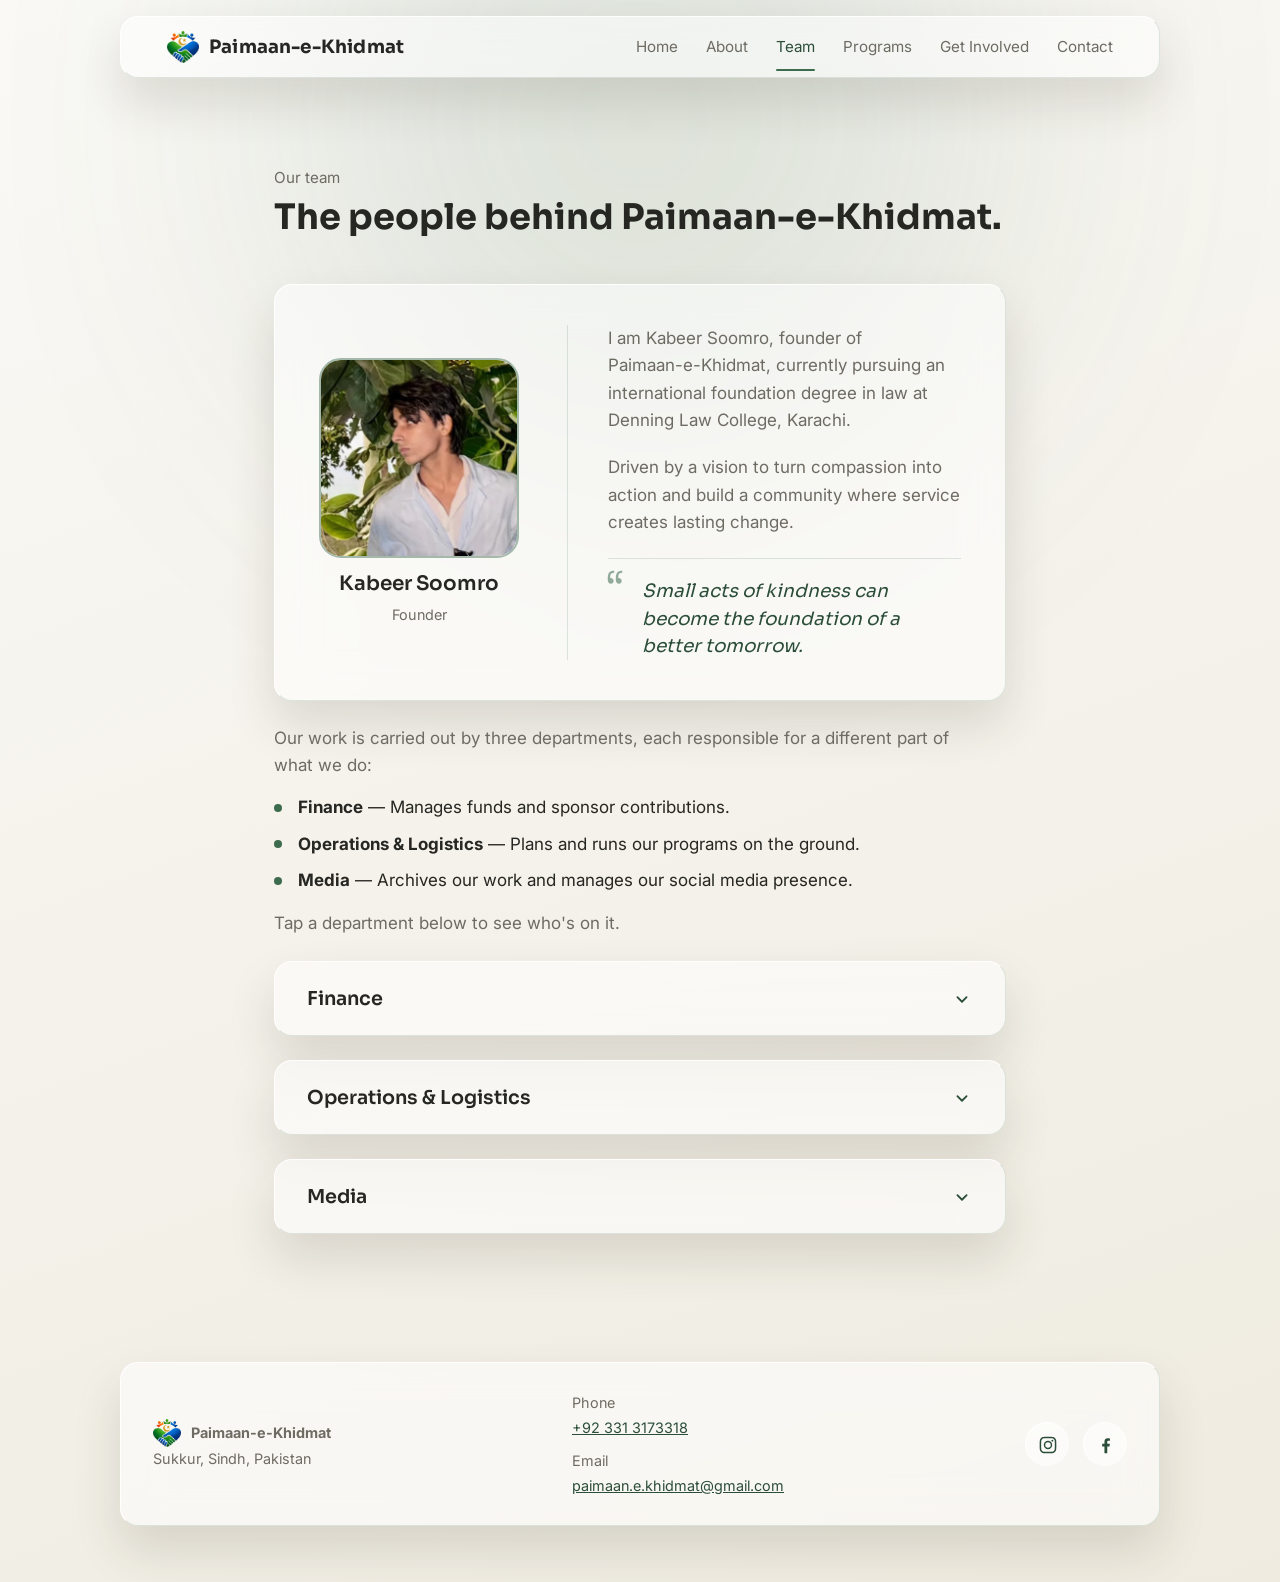
<file: team.html>
<!DOCTYPE html>
<html lang="en">
<head>
<meta charset="UTF-8">
<meta name="viewport" content="width=device-width, initial-scale=1.0">
<title>Our Team — Paimaan-e-Khidmat</title>
<meta name="description" content="Meet the team behind Paimaan-e-Khidmat — our founders and the Finance, Operations & Logistics, and Media departments.">
<link rel="icon" type="image/png" href="images/logo-icon.png">
<link rel="apple-touch-icon" href="images/logo-icon.png">
<link rel="stylesheet" href="css/style.css">
</head>
<body>

<header class="site-header glass">
  <nav class="nav-row">
    <a href="index.html" class="logo-link"><img src="images/logo-icon.png" alt="Paimaan-e-Khidmat logo">Paimaan-e-Khidmat</a>
    <button class="nav-toggle" aria-label="Toggle navigation" aria-expanded="false">
      <span></span><span></span><span></span>
    </button>
    <ul class="nav-links">
      <li><a href="index.html">Home</a></li>
      <li><a href="about.html">About</a></li>
      <li><a href="team.html" class="active">Team</a></li>
      <li><a href="programs.html">Programs</a></li>
      <li><a href="get-involved.html">Get Involved</a></li>
      <li><a href="contact.html">Contact</a></li>
      <span class="nav-underline" aria-hidden="true"></span>
    </ul>
  </nav>
</header>

<main>

  <section class="hero" style="padding-bottom: 20px;">
    <div class="container">
      <p class="eyebrow">Our team</p>
      <h1 style="max-width: none; font-size: 2.2rem;">The people behind Paimaan-e-Khidmat.</h1>
    </div>
  </section>

  <!--
    PLACEHOLDER NOTICE — this whole page is a rough layout so you can see
    the structure before real names, roles, and photos are in. Everything
    marked "Placeholder" below is meant to be swapped out — nothing here
    is final content.
  -->

  <section style="padding-top: 8px; padding-bottom: 24px;">
    <div class="container">
      <div class="founder-spotlight card glass">
        <div class="founder-spotlight-photo">
          <img src="images/team/kabeer-soomro-founder.jpg" alt="Kabeer Soomro">
          <h3>Kabeer Soomro</h3>
          <p class="program-meta" style="margin-bottom: 0;">Founder</p>
        </div>
        <div class="founder-spotlight-text">
          <p>I am Kabeer Soomro, founder of <span class="nowrap">Paimaan-e-Khidmat</span>, currently pursuing an international foundation degree in law at Denning Law College, Karachi.</p>
          <p>Driven by a vision to turn compassion into action and build a community where service creates lasting change.</p>
          <blockquote class="founder-quote">
            <span class="founder-quote-mark" aria-hidden="true">&ldquo;</span>
            Small acts of kindness can become the foundation of a better tomorrow.
          </blockquote>
        </div>
      </div>
    </div>
  </section>

  <section style="padding-top: 0; padding-bottom: 24px;">
    <div class="container">
      <p style="max-width: 65ch; margin-bottom: 0.9em;">Our work is carried out by three departments, each responsible for a different part of what we do:</p>
      <ul class="dept-intro-list">
        <li><strong>Finance</strong> — Manages funds and sponsor contributions.</li>
        <li><strong>Operations &amp; Logistics</strong> — Plans and runs our programs on the ground.</li>
        <li><strong>Media</strong> — Archives our work and manages our social media presence.</li>
      </ul>
      <p style="max-width: 65ch; margin-bottom: 0;">Tap a department below to see who's on it.</p>
    </div>
  </section>

  <section style="padding-top: 0;">
    <div class="container">

      <!-- Finance department -->
      <div class="dept-card card glass">
        <button class="dept-header" aria-expanded="false">
          <span class="dept-title">Finance</span>
          <svg class="dept-chevron" viewBox="0 0 24 24" xmlns="http://www.w3.org/2000/svg" aria-hidden="true">
            <path d="M7 10l5 5 5-5" stroke="currentColor" stroke-width="2" fill="none" stroke-linecap="round" stroke-linejoin="round"/>
          </svg>
        </button>
        <div class="dept-panel">
          <div class="dept-panel-inner">

            <div class="dept-person">
              <div class="dept-person-photo"><img src="images/team/kabeer.jpg" alt="Kabeer"></div>
              <div class="dept-person-text">
                <span class="dept-person-role"><strong>Kabeer</strong> — Department Head</span>
                <p>I am Kabeer, head of the finance department, currently doing my A levels from Homebridge Plus.</p>
              </div>
            </div>

            <div class="dept-person">
              <div class="dept-person-photo"><img src="images/team/ahmed-bilal-bhatti.jpg" alt="Ahmed Bilal Bhatti"></div>
              <div class="dept-person-text">
                <span class="dept-person-role"><strong>Ahmed Bilal Bhatti</strong> — Member</span>
                <p>I am Ahmed Bilal Bhatti, a member of the finance department at Paimaan-e-Khidmat. I am currently doing my bachelors in Artificial Intelligence at IBA Sukkur University.</p>
              </div>
            </div>

            <div class="dept-person">
              <div class="dept-person-photo"><img src="images/team/ushna-danish.jpg" alt="Ushna Danish"></div>
              <div class="dept-person-text">
                <span class="dept-person-role"><strong>Ushna Danish</strong> — Member</span>
                <p>I am Ushna Danish, Member of Finance Department, currently pursuing my A levels in Commerce at Homebridge Plus.</p>
              </div>
            </div>

            <div class="dept-person">
              <div class="dept-person-photo"><img src="images/team/quratulain-daudpota.jpg" alt="Quratulain Daudpota"></div>
              <div class="dept-person-text">
                <span class="dept-person-role"><strong>Quratulain Daudpota</strong> — Member</span>
                <p>I am a member of Finance Department, currently doing my A levels from Homebridge Plus and would likely pursue computer science as my major.</p>
              </div>
            </div>

            <div class="dept-person">
              <div class="dept-person-photo"><img src="images/team/suhaib-asif-shaikh.jpg" alt="Suhaib Asif Shaikh"></div>
              <div class="dept-person-text">
                <span class="dept-person-role"><strong>Suhaib Asif Shaikh</strong> — Member</span>
                <p>I am Suhaib Asif Shaikh. I am a member of the finance department at Paimaan-e-Khidmat. I am currently doing my 2nd year at School Of Excellence Sukkur.</p>
              </div>
            </div>

          </div>
        </div>
      </div>

      <!-- Operations & Logistics department -->
      <div class="dept-card card glass">
        <button class="dept-header" aria-expanded="false">
          <span class="dept-title">Operations &amp; Logistics</span>
          <svg class="dept-chevron" viewBox="0 0 24 24" xmlns="http://www.w3.org/2000/svg" aria-hidden="true">
            <path d="M7 10l5 5 5-5" stroke="currentColor" stroke-width="2" fill="none" stroke-linecap="round" stroke-linejoin="round"/>
          </svg>
        </button>
        <div class="dept-panel">
          <div class="dept-panel-inner">

            <div class="dept-person">
              <div class="dept-person-photo"><img src="images/team/mohammad-yahya.jpg" alt="Mohammad Yahya"></div>
              <div class="dept-person-text">
                <span class="dept-person-role"><strong>Mohammad Yahya</strong> — Department Head</span>
                <p>Intermediate student<br>"The truest measure of character is when you do good with people who can do absolutely nothing for you"</p>
              </div>
            </div>

            <div class="dept-person">
              <div class="dept-person-photo"><img src="images/team/hamdan-ali.jpg" alt="Hamdan Ali"></div>
              <div class="dept-person-text">
                <span class="dept-person-role"><strong>Hamdan Ali</strong> — Department Vice Head</span>
                <p>Intermediate student<br>"Just the vision of seeing good in people can help you do good with people" -hamdan</p>
              </div>
            </div>

            <div class="dept-person">
              <div class="dept-person-photo"><img src="images/team/mohammad-mateen-mudasser.jpg" alt="Mohammad Mateen Mudasser"></div>
              <div class="dept-person-text">
                <span class="dept-person-role"><strong>Mohammad Mateen Mudasser</strong> — Member</span>
                <p>Private student in 2nd year Alevel<br>Got a niche interest in engineering</p>
              </div>
            </div>

            <div class="dept-person">
              <div class="dept-person-photo"><img src="images/team/javeria-shahab.jpg" alt="Javeria Shahab"></div>
              <div class="dept-person-text">
                <span class="dept-person-role"><strong>Javeria Shahab</strong> — Member</span>
                <p>Intermediate Student<br>Passionate for community service, teamwork, creating positive impact.</p>
              </div>
            </div>

            <div class="dept-person">
              <div class="dept-person-photo"><img src="images/team/mohammad-azaan-ali-qureshi.jpg" alt="Mohammad Azaan Ali Qureshi"></div>
              <div class="dept-person-text">
                <span class="dept-person-role"><strong>Mohammad Azaan Ali Qureshi</strong> — Member</span>
                <p>intermediate student<br>obsessed with how things perform.</p>
              </div>
            </div>

            <div class="dept-person">
              <div class="dept-person-photo"><img src="images/team/umme-farwah.jpg" alt="Umme Farwah"></div>
              <div class="dept-person-text">
                <span class="dept-person-role"><strong>Umme Farwah</strong> — Member</span>
                <p>12th Grader<br>Living by the quote "I'll start tomorrow."</p>
              </div>
            </div>

            <div class="dept-person">
              <div class="dept-person-photo"><img src="images/team/sara-sheraz.jpg" alt="Sara Sheraz"></div>
              <div class="dept-person-text">
                <span class="dept-person-role"><strong>Sara Sheraz</strong> — Member</span>
                <p>AS Student<br>Ready to help Paiman-e-Khidmat in any way I can!</p>
              </div>
            </div>

            <div class="dept-person">
              <div class="dept-person-photo"><img src="images/team/default-member.jpg" alt="Eman Zehra"></div>
              <div class="dept-person-text">
                <span class="dept-person-role"><strong>Eman Zehra</strong> — Member</span>
                <p>intermediate student<br>Always enjoyed managing tasks and executing events.</p>
              </div>
            </div>

            <div class="dept-person">
              <div class="dept-person-photo"><img src="images/team/safiya-touseef-sheikh.jpg" alt="Safiya Touseef Shaikh"></div>
              <div class="dept-person-text">
                <span class="dept-person-role"><strong>Safiya Touseef Shaikh</strong> — Member</span>
                <p>Currently pursuing my intermediate at IBA Public School Sukkur, passionate about Paimaan-e-Khidmat and dedicated to creating a better society.</p>
              </div>
            </div>

          </div>
        </div>
      </div>

      <!-- Media department -->
      <div class="dept-card card glass">
        <button class="dept-header" aria-expanded="false">
          <span class="dept-title">Media</span>
          <svg class="dept-chevron" viewBox="0 0 24 24" xmlns="http://www.w3.org/2000/svg" aria-hidden="true">
            <path d="M7 10l5 5 5-5" stroke="currentColor" stroke-width="2" fill="none" stroke-linecap="round" stroke-linejoin="round"/>
          </svg>
        </button>
        <div class="dept-panel">
          <div class="dept-panel-inner">

            <div class="dept-person">
              <div class="dept-person-photo"><img src="images/team/abdul-wahid.jpg" alt="Abdul Wahid"></div>
              <div class="dept-person-text">
                <span class="dept-person-role"><strong>Abdul Wahid</strong> — Department Head</span>
                <p>Head of media department at Paimaan-e-Khidmat. Currently doing A Levels from BCP PECHS.</p>
              </div>
            </div>

            <div class="dept-person">
              <div class="dept-person-photo"><img src="images/team/aayan-sikander-ali.jpg" alt="Aayan Sikander Ali"></div>
              <div class="dept-person-text">
                <span class="dept-person-role"><strong>Aayan Sikander Ali</strong> — Department Vice Head</span>
                <p>Vice head of the Media Department at Paimaan-e-Khidmat. Currently doing A Levels from BCP College.</p>
              </div>
            </div>

            <div class="dept-person">
              <div class="dept-person-photo"><img src="images/team/ayesha-nawal.jpg" alt="Ayesha Nawal"></div>
              <div class="dept-person-text">
                <span class="dept-person-role"><strong>Ayesha Nawal</strong> — Member</span>
                <p>I'm a member of media department at Paimaan-e-Khidmat, currently doing my matriculation at Beaconhouse Sukkur.</p>
              </div>
            </div>

            <div class="dept-person">
              <div class="dept-person-photo"><img src="images/team/default-member.jpg" alt="Aiman Shaikh"></div>
              <div class="dept-person-text">
                <span class="dept-person-role"><strong>Aiman Shaikh</strong> — Member</span>
                <p>I am a member of the Media Department at Paimaan-e-Khidmat. I am currently studying in Intermediate at PakTurk Maarif International Schools and Colleges.</p>
              </div>
            </div>

            <div class="dept-person">
              <div class="dept-person-photo"><img src="images/team/default-member.jpg" alt="Sirajuddin"></div>
              <div class="dept-person-text">
                <span class="dept-person-role"><strong>Sirajuddin</strong> — Member</span>
                <p>I'm a member of the media department and a videographer/documenter for Paimaan-e-Khidmat since the beginning, currently doing intermediate at School of Excellence Sukkur.</p>
              </div>
            </div>

            <div class="dept-person">
              <div class="dept-person-photo"><img src="images/team/muqadas-ubaid-shaikh.jpg" alt="Muqadas Ubaid Shaikh"></div>
              <div class="dept-person-text">
                <span class="dept-person-role"><strong>Muqadas Ubaid Shaikh</strong> — Member</span>
                <p>I'm a member of the media department at Paimaan-e-Khidmat. I'm currently doing my A Levels at Beaconhouse, Sukkur.</p>
              </div>
            </div>

            <div class="dept-person">
              <div class="dept-person-photo"><img src="images/team/diksha.jpg" alt="Diksha"></div>
              <div class="dept-person-text">
                <span class="dept-person-role"><strong>Diksha</strong> — Member</span>
                <p>I am a member of the media team handling content and copywriting. I am currently in A2.</p>
              </div>
            </div>

            <div class="dept-person">
              <div class="dept-person-photo"><img src="images/team/default-member.jpg" alt="Um-Ul-Baneen"></div>
              <div class="dept-person-text">
                <span class="dept-person-role"><strong>Um-Ul-Baneen</strong> — Member</span>
                <p>A member of the Media Department, in charge of video and reels, at Paimaan-e-Khidmat. Pursuing her studies independently.</p>
              </div>
            </div>

            <div class="dept-person">
              <div class="dept-person-photo"><img src="images/team/rida-ahmed-lashari.jpg" alt="Rida Ahmed Lashari"></div>
              <div class="dept-person-text">
                <span class="dept-person-role"><strong>Rida Ahmed Lashari</strong> — Member</span>
                <p>Hi, I'm a member of the Media department at Paimaan-e-Khidmat. Currently pursuing my A-Levels from Beaconhouse, Sukkur.</p>
              </div>
            </div>

          </div>
        </div>
      </div>

    </div>
  </section>

</main>

<footer class="site-footer">
  <div class="container-wide card glass">
    <div>
      <div class="footer-brand"><img src="images/logo-icon.png" alt="Paimaan-e-Khidmat logo"><strong>Paimaan-e-Khidmat</strong></div>
      Sukkur, Sindh, Pakistan
    </div>
    <div>
      <span class="contact-label">Phone</span><a href="tel:+923313173318">+92 331 3173318</a><br>
      <span class="contact-label" style="margin-top: 10px;">Email</span><a href="mailto:paimaan.e.khidmat@gmail.com">paimaan.e.khidmat@gmail.com</a>
    </div>
    <div class="social-links footer-social">
      <a class="social-icon" href="https://www.instagram.com/paimaan_e_khidmat" target="_blank" rel="noopener" aria-label="Paimaan-e-Khidmat on Instagram">
        <svg viewBox="0 0 24 24" xmlns="http://www.w3.org/2000/svg">
          <path d="M12 2c-2.72 0-3.06.01-4.12.06-1.06.05-1.79.22-2.43.47-.66.26-1.22.6-1.77 1.16-.56.55-.9 1.11-1.16 1.77-.25.64-.42 1.37-.47 2.43C2 8.94 2 9.28 2 12s.01 3.06.06 4.12c.05 1.06.22 1.79.47 2.43.26.66.6 1.22 1.16 1.77.55.56 1.11.9 1.77 1.16.64.25 1.37.42 2.43.47C8.94 22 9.28 22 12 22s3.06-.01 4.12-.06c1.06-.05 1.79-.22 2.43-.47.66-.26 1.22-.6 1.77-1.16.56-.55.9-1.11 1.16-1.77.25-.64.42-1.37.47-2.43.05-1.06.06-1.4.06-4.12s-.01-3.06-.06-4.12c-.05-1.06-.22-1.79-.47-2.43a4.9 4.9 0 0 0-1.16-1.77 4.9 4.9 0 0 0-1.77-1.16c-.64-.25-1.37-.42-2.43-.47C15.06 2.01 14.72 2 12 2Zm0 1.8c2.67 0 2.99.01 4.04.06.98.04 1.51.21 1.86.34.47.18.8.4 1.15.75.35.35.57.68.75 1.15.13.35.3.88.34 1.86.05 1.05.06 1.37.06 4.04s-.01 2.99-.06 4.04c-.04.98-.21 1.51-.34 1.86-.18.47-.4.8-.75 1.15-.35.35-.68.57-1.15.75-.35.13-.88.3-1.86.34-1.05.05-1.37.06-4.04.06s-2.99-.01-4.04-.06c-.98-.04-1.51-.21-1.86-.34a3.1 3.1 0 0 1-1.15-.75 3.1 3.1 0 0 1-.75-1.15c-.13-.35-.3-.88-.34-1.86-.05-1.05-.06-1.37-.06-4.04s.01-2.99.06-4.04c.04-.98.21-1.51.34-1.86.18-.47.4-.8.75-1.15.35-.35.68-.57 1.15-.75.35-.13.88-.3 1.86-.34C9.01 3.81 9.33 3.8 12 3.8Zm0 3.15a5.05 5.05 0 1 0 0 10.1 5.05 5.05 0 0 0 0-10.1Zm0 8.33a3.28 3.28 0 1 1 0-6.56 3.28 3.28 0 0 1 0 6.56Zm6.44-8.53a1.18 1.18 0 1 1-2.36 0 1.18 1.18 0 0 1 2.36 0Z"/>
        </svg>
      </a>
      <a class="social-icon" href="https://www.facebook.com/share/1TbUAhCM6e/" target="_blank" rel="noopener" aria-label="Paimaan-e-Khidmat on Facebook">
        <svg viewBox="0 0 24 24" xmlns="http://www.w3.org/2000/svg">
          <path d="M13.5 21.75v-8.1h2.72l.4-3.16h-3.12V8.5c0-.91.25-1.53 1.56-1.53h1.67V4.15C15.98 4.06 15.06 4 13.98 4 11.7 4 10.15 5.39 10.15 8.2v2.29H7.42v3.16h2.73v8.1h3.35Z"/>
        </svg>
      </a>
    </div>
  </div>
</footer>

<script src="js/script.js"></script>
</body>
</html>
</file>
<file: css/style.css>
/* ============================================================
   Paimaan-e-Khidmat — glassmorphism stylesheet (light theme)
   ============================================================ */

@import url('https://fonts.googleapis.com/css2?family=Sora:wght@400;500;600;700&family=Inter:wght@400;500;600&display=swap');

:root {
  --bg-a: #FAF9F6;
  --bg-b: #EFEBE0;
  --glow-a: #3D6B4E;

  --accent: #3D6B4E;
  --accent-dark: #2C4E39;

  --glass-fill: rgba(255, 255, 255, 0.55);
  --glass-fill-strong: rgba(255, 255, 255, 0.72);
  --glass-border: rgba(255, 255, 255, 0.9);
  --glass-border-soft: rgba(61, 107, 78, 0.16);
  --glass-shadow: rgba(58, 48, 30, 0.14);

  --text: #262622;
  --text-muted: #6E6B63;
  --text-on-dark: #FAF9F6;

  --max-width: 780px;
  --font-display: 'Sora', -apple-system, BlinkMacSystemFont, sans-serif;
  --font-body: 'Inter', -apple-system, BlinkMacSystemFont, sans-serif;
}

* {
  box-sizing: border-box;
}

html {
  scroll-behavior: smooth;
}

@media (prefers-reduced-motion: reduce) {
  html {
    scroll-behavior: auto;
  }
  * {
    animation: none !important;
    transition: none !important;
  }
}

body {
  margin: 0;
  font-family: var(--font-body);
  color: var(--text);
  line-height: 1.6;
  font-size: 17px;
  min-height: 100vh;
  background: linear-gradient(160deg, var(--bg-a) 0%, var(--bg-b) 100%);
  position: relative;
  overflow-x: hidden;
}

/* A single, faint glow drifting very slowly behind everything — just enough
   tonal variation for the glass panels to catch, without competing colors. */
body::before {
  content: "";
  position: fixed;
  border-radius: 50%;
  filter: blur(140px);
  opacity: 0.14;
  z-index: 0;
  pointer-events: none;
  width: 55vw;
  height: 55vw;
  background: var(--glow-a);
  top: -18vw;
  left: 50%;
  transform: translateX(-50%);
  animation: drift-a 40s ease-in-out infinite alternate;
}

@keyframes drift-a {
  from { transform: translate(-50%, 0) scale(1); }
  to   { transform: translate(-42%, 4vw) scale(1.08); }
}

h1, h2, h3 {
  font-family: var(--font-display);
  font-weight: 600;
  line-height: 1.2;
  margin: 0 0 0.5em 0;
  color: var(--text);
}

h1 { font-size: 2.6rem; font-weight: 700; }
h2 { font-size: 1.8rem; }
h3 { font-size: 1.25rem; }

p {
  margin: 0 0 1.2em 0;
  max-width: 65ch;
  color: var(--text-muted);
}

a {
  color: var(--accent-dark);
}

a:focus-visible,
button:focus-visible {
  outline: 2px solid var(--accent-dark);
  outline-offset: 3px;
}

img {
  max-width: 100%;
  display: block;
  border-radius: 12px;
}

.container {
  max-width: var(--max-width);
  margin: 0 auto;
  padding: 0 24px;
  position: relative;
  z-index: 1;
}

.container-wide {
  max-width: 1040px;
  margin: 0 auto;
  padding: 0 24px;
  position: relative;
  z-index: 1;
}

/* ---------- Glass panel base ---------- */

.glass {
  background: var(--glass-fill);
  backdrop-filter: blur(20px);
  -webkit-backdrop-filter: blur(20px);
  border-top: 1px solid var(--glass-border);
  border-left: 1px solid var(--glass-border);
  border-right: 1px solid var(--glass-border-soft);
  border-bottom: 1px solid var(--glass-border-soft);
  border-radius: 18px;
  box-shadow: 0 24px 48px var(--glass-shadow);
}

/* ---------- Header / Nav ---------- */

.site-header {
  position: sticky;
  top: 16px;
  z-index: 100;
  margin: 16px auto 0;
  max-width: 1040px;
  padding: 0 24px;
}

.nav-row {
  padding: 14px 22px;
  display: flex;
  align-items: center;
  justify-content: space-between;
}

.logo-link {
  display: flex;
  align-items: center;
  gap: 10px;
  font-family: var(--font-display);
  font-weight: 700;
  font-size: 1.15rem;
  color: var(--text);
  text-decoration: none;
  letter-spacing: 0.01em;
}

.logo-link img {
  width: 32px;
  height: 32px;
  border-radius: 0;
}

.footer-brand {
  display: flex;
  align-items: center;
  gap: 10px;
}

.footer-brand img {
  width: 28px;
  height: 28px;
}

.nav-links {
  display: flex;
  gap: 28px;
  list-style: none;
  margin: 0;
  padding: 0;
  position: relative;
}

.nav-underline {
  position: absolute;
  bottom: -10px;
  height: 2px;
  background: var(--accent);
  border-radius: 2px;
  left: 0;
  width: 0;
  opacity: 0;
  transition: left 0.35s cubic-bezier(0.65, 0, 0.35, 1),
              width 0.35s cubic-bezier(0.65, 0, 0.35, 1),
              opacity 0.2s ease;
  pointer-events: none;
}

.nav-links a {
  text-decoration: none;
  color: var(--text-muted);
  font-size: 0.95rem;
  transition: color 0.2s ease;
}

.nav-links a:hover,
.nav-links a.active {
  color: var(--accent-dark);
}

.nav-toggle {
  display: none;
  background: none;
  border: none;
  cursor: pointer;
  padding: 8px;
}

.nav-toggle span {
  display: block;
  width: 22px;
  height: 2px;
  background: var(--text);
  margin: 5px 0;
}

@media (max-width: 680px) {
  .nav-toggle {
    display: block;
  }
  .nav-links {
    position: absolute;
    top: calc(100% + 8px);
    left: 0;
    right: 0;
    /* Deliberately near-opaque (not the lighter glass used elsewhere):
       backdrop-filter blur is unreliable on mobile browsers, so this panel
       needs to read clearly even when the blur doesn't render at all. */
    background: rgba(255, 255, 255, 0.97);
    backdrop-filter: blur(20px);
    -webkit-backdrop-filter: blur(20px);
    border-radius: 16px;
    flex-direction: column;
    gap: 0;
    max-height: 0;
    overflow: hidden;
    /* No border or shadow while collapsed — a 1px border on a 0-height box
       still renders as a visible line, which is what was showing under the
       header at all times. Both are added only in the .open state below. */
    border: none;
    box-shadow: none;
    transition: max-height 0.25s ease;
  }
  .nav-links.open {
    max-height: min(70vh, 480px);
    overflow-y: auto;
    border-top: 1px solid var(--glass-border);
    border-left: 1px solid var(--glass-border);
    box-shadow: 0 20px 40px var(--glass-shadow);
  }
  .nav-links li {
    border-top: 1px solid var(--glass-border-soft);
  }
  .nav-links li:first-child {
    border-top: none;
  }
  .nav-links a {
    display: block;
    padding: 16px 24px;
    color: var(--text);
    font-weight: 500;
  }
  .nav-links a.active {
    color: var(--accent-dark);
  }
  .nav-underline {
    display: none;
  }
}

/* ---------- Sections ---------- */

section {
  padding: 64px 0;
  position: relative;
  z-index: 1;
}

.eyebrow {
  color: var(--text-muted);
  font-size: 0.95rem;
  margin-bottom: 0.4em;
}

/* ---------- Hero ---------- */

.hero {
  padding: 88px 0 64px 0;
  opacity: 0;
  transform: translateY(14px);
  animation: hero-in 0.7s ease forwards;
}

@keyframes hero-in {
  to { opacity: 1; transform: translateY(0); }
}

.hero h1 {
  max-width: 15ch;
}

.hero-lede {
  font-size: 1.15rem;
  color: var(--text-muted);
  max-width: 55ch;
}

.hero-actions {
  display: flex;
  gap: 16px;
  margin-top: 32px;
  flex-wrap: wrap;
}

/* ---------- Buttons ---------- */

.btn {
  display: inline-block;
  padding: 13px 26px;
  border-radius: 999px;
  text-decoration: none;
  font-size: 0.95rem;
  font-weight: 600;
  font-family: var(--font-body);
  border: 1px solid transparent;
  cursor: pointer;
  transition: transform 0.15s ease, box-shadow 0.15s ease, background 0.15s ease;
}

.btn-primary {
  background: var(--accent);
  color: #FFFFFF;
}

.btn-primary:hover {
  background: var(--accent-dark);
  transform: translateY(-2px);
  box-shadow: 0 10px 24px rgba(44, 78, 57, 0.28);
}

.btn-secondary {
  background: var(--glass-fill);
  backdrop-filter: blur(12px);
  -webkit-backdrop-filter: blur(12px);
  color: var(--text);
  border-top: 1px solid var(--glass-border);
  border-left: 1px solid var(--glass-border);
}

.btn-secondary:hover {
  background: var(--glass-fill-strong);
}

.btn-disabled {
  background: rgba(61, 107, 78, 0.10);
  color: var(--text-muted);
  cursor: not-allowed;
  pointer-events: none;
}

/* ---------- Cards (glass panels for content blocks) ---------- */

.card {
  padding: 40px;
  margin-bottom: 24px;
}

.card h2, .card h3 {
  margin-bottom: 0.35em;
}

.card-grid {
  display: grid;
  gap: 24px;
}

/* ---------- Photo placeholder ---------- */

.photo-placeholder {
  color: var(--text-muted);
  font-size: 0.9rem;
  padding: 24px;
  text-align: center;
  min-height: 220px;
  display: flex;
  align-items: center;
  justify-content: center;
  border-radius: 14px;
  background: rgba(61, 107, 78, 0.06);
  border: 1px dashed rgba(61, 107, 78, 0.25);
  overflow: hidden;
}

.photo-placeholder.has-photo {
  padding: 0;
  background: none;
  border: none;
}

/* ---------- Program block ---------- */

.program-block.card {
  padding: 32px;
  display: grid;
  grid-template-columns: 1fr 1fr;
  gap: 32px;
  align-items: center;
  transition: transform 0.2s ease;
}

.program-block.card:hover {
  transform: translateY(-3px);
}

@media (max-width: 720px) {
  .program-block.card {
    grid-template-columns: 1fr;
  }
}

/* Desktop: image on the left for blocks marked image-left-desktop */
.program-block.image-left-desktop .photo-placeholder {
  order: -1;
}

/* Mobile: image first, then text, for every program block */
@media (max-width: 720px) {
  .program-block.card .photo-placeholder {
    order: -1 !important;
  }
}

.program-meta {
  color: var(--text-muted);
  font-size: 0.9rem;
  margin-bottom: 0.6em;
}

/* ---------- Involve cards ---------- */

.involve-block.card {
  transition: transform 0.2s ease;
}

.involve-block.card:hover {
  transform: translateY(-3px);
}

.recruitment-status {
  margin-top: 20px;
  padding: 10px 18px;
  border-radius: 999px;
  font-size: 0.9rem;
  display: inline-block;
}

.recruitment-status.open {
  background: rgba(61, 107, 78, 0.14);
  color: var(--accent-dark);
}

.recruitment-status.closed {
  background: rgba(110, 107, 99, 0.12);
  color: var(--text-muted);
}

/* ---------- Social links (icon buttons, theme-tinted not brand-colored) ---------- */

.social-links {
  display: flex;
  gap: 14px;
  margin-top: 20px;
  flex-wrap: wrap;
}

.social-icon {
  width: 44px;
  height: 44px;
  border-radius: 50%;
  display: flex;
  align-items: center;
  justify-content: center;
  background: var(--glass-fill);
  border-top: 1px solid var(--glass-border);
  border-left: 1px solid var(--glass-border);
  color: var(--accent-dark);
  text-decoration: none;
  font-size: 1.1rem;
  transition: transform 0.15s ease, background 0.15s ease;
}

.social-icon:hover {
  background: var(--glass-fill-strong);
  transform: translateY(-2px);
}

.social-icon svg {
  width: 20px;
  height: 20px;
  fill: var(--accent-dark);
}

/* ---------- Team page: founders ---------- */

.founders-grid {
  display: grid;
  grid-template-columns: 1fr 1fr;
  gap: 24px;
}

.founders-grid.founders-grid-single {
  grid-template-columns: 1fr;
  max-width: 320px;
  margin: 0 auto;
}

/* Single merged founder spotlight: photo/name on the left, message on the right */
.founder-spotlight {
  display: flex;
  align-items: center;
  gap: 48px;
  max-width: 920px;
  margin: 0 auto;
  padding: 40px 44px;
}

.founder-spotlight-photo {
  flex: 0 0 auto;
  text-align: center;
}

.founder-spotlight-photo img {
  width: 200px;
  aspect-ratio: 1 / 1;
  object-fit: cover;
  border-radius: 22px;
  border: 2px solid rgba(61, 107, 78, 0.45);
  margin-bottom: 14px;
}

.founder-spotlight-text {
  flex: 1 1 auto;
  border-left: 1px solid var(--glass-border-soft);
  padding-left: 40px;
}

.founder-message-placeholder {
  color: var(--text-muted);
  font-style: italic;
  margin-bottom: 0;
}

.founder-quote {
  position: relative;
  margin: 22px 0 0;
  padding: 18px 0 0 34px;
  border-top: 1px solid var(--glass-border-soft);
  font-family: var(--font-display);
  font-style: italic;
  font-size: 1.15rem;
  line-height: 1.5;
  color: var(--accent-dark);
}

.founder-quote-mark {
  position: absolute;
  left: -2px;
  top: 8px;
  font-family: var(--font-display);
  font-style: normal;
  font-size: 2.6rem;
  line-height: 1;
  color: var(--accent);
  opacity: 0.55;
}

.nowrap {
  white-space: nowrap;
}

/* ---------- Team page: department intro list ---------- */

.dept-intro-list {
  list-style: none;
  max-width: 65ch;
  margin: 0 0 0.9em;
  padding: 0;
  display: flex;
  flex-direction: column;
  gap: 0.55em;
}

.dept-intro-list li {
  position: relative;
  padding-left: 1.4em;
}

.dept-intro-list li::before {
  content: "";
  position: absolute;
  left: 0;
  top: 0.55em;
  width: 8px;
  height: 8px;
  border-radius: 50%;
  background: var(--accent);
}

@media (max-width: 620px) {
  .founder-spotlight {
    flex-direction: column;
    gap: 20px;
    text-align: center;
    padding: 26px 24px;
  }
  .founder-spotlight-text {
    border-left: none;
    border-top: 1px solid var(--glass-border-soft);
    padding-left: 0;
    padding-top: 20px;
  }
  .founder-spotlight-photo img {
    width: 160px;
  }
  .founder-quote {
    padding-left: 0;
    text-align: left;
    font-size: 1.05rem;
  }
  .founder-quote-mark {
    position: static;
    display: block;
    margin-bottom: -6px;
  }
}

@media (max-width: 620px) {
  .founders-grid {
    grid-template-columns: 1fr;
  }
}

.founder-card {
  text-align: center;
}

.founder-photo {
  min-height: 200px;
  border-radius: 14px;
  background: rgba(61, 107, 78, 0.06);
  border: 1px dashed rgba(61, 107, 78, 0.25);
  display: flex;
  align-items: center;
  justify-content: center;
  color: var(--text-muted);
  font-size: 0.9rem;
  margin-bottom: 18px;
}

.founder-photo.has-photo {
  border: none;
  background: none;
}

.founder-photo.has-photo {
  min-height: 0;
}

.founder-photo.has-photo img {
  width: 100%;
  max-width: 260px;
  aspect-ratio: 1 / 1;
  object-fit: cover;
  border-radius: 22px;
  border: 2px solid rgba(61, 107, 78, 0.45);
}

/* ---------- Team page: department accordions ---------- */

.dept-card {
  padding: 0;
  overflow: hidden;
}

.dept-header {
  width: 100%;
  display: flex;
  align-items: center;
  justify-content: space-between;
  gap: 16px;
  padding: 24px 32px;
  background: none;
  border: none;
  cursor: pointer;
  font-family: var(--font-display);
  font-size: 1.2rem;
  font-weight: 600;
  color: var(--text);
  text-align: left;
}

.dept-title {
  flex: 1;
}

.dept-chevron {
  width: 22px;
  height: 22px;
  color: var(--accent-dark);
  flex-shrink: 0;
  transition: transform 0.3s ease;
}

.dept-header[aria-expanded="true"] .dept-chevron {
  transform: rotate(180deg);
}

.dept-panel {
  max-height: 0;
  overflow: hidden;
  transition: max-height 0.4s cubic-bezier(0.4, 0, 0.2, 1);
}

.dept-panel-inner {
  padding: 4px 32px 32px;
  display: flex;
  flex-direction: column;
  gap: 20px;
}

.dept-person {
  display: flex;
  gap: 20px;
  align-items: flex-start;
  padding-top: 20px;
  border-top: 1px solid var(--glass-border-soft);
}

.dept-person:first-child {
  padding-top: 0;
  border-top: none;
}

.dept-person-photo {
  width: 88px;
  height: 88px;
  border-radius: 18px;
  flex-shrink: 0;
  background: rgba(61, 107, 78, 0.08);
  border: 2px solid rgba(61, 107, 78, 0.45);
  display: flex;
  align-items: center;
  justify-content: center;
  font-size: 0.72rem;
  color: var(--text-muted);
  text-align: center;
  overflow: hidden;
}

.dept-person-photo img {
  width: 100%;
  height: 100%;
  object-fit: cover;
  border-radius: 16px;
}

.dept-person-text {
  display: flex;
  flex-direction: column;
  gap: 4px;
  padding-top: 2px;
}

.dept-person-role {
  font-size: 0.85rem;
  color: var(--text-muted);
}

.dept-person-text p {
  margin: 0;
  font-size: 1.02rem;
  color: var(--text);
  max-width: 52ch;
}

@media (min-width: 900px) {
  .dept-person-photo {
    width: 128px;
    height: 128px;
    border-radius: 22px;
    font-size: 0.78rem;
  }
  .dept-person {
    gap: 26px;
    align-items: center;
  }
}

@media (max-width: 620px) {
  .dept-header {
    padding: 20px 22px;
    font-size: 1.05rem;
  }
  .dept-panel-inner {
    padding: 4px 22px 26px;
  }
  .dept-person-photo {
    width: 60px;
    height: 60px;
  }
}

/* ---------- Contact ---------- */

.contact-list {
  list-style: none;
  padding: 0;
  margin: 0;
}

.contact-list li {
  padding: 18px 22px;
  border-top: 1px solid var(--glass-border-soft);
}

.contact-list li:first-child {
  border-top: none;
}

.contact-label {
  color: var(--text-muted);
  font-size: 0.9rem;
  display: block;
  margin-bottom: 2px;
}

/* ---------- Footer ---------- */

.site-footer {
  padding: 40px 0 32px;
  color: var(--text-muted);
  font-size: 0.9rem;
  position: relative;
  z-index: 1;
}

.site-footer .container-wide.card {
  display: flex;
  justify-content: space-between;
  align-items: center;
  flex-wrap: wrap;
  gap: 20px;
  padding: 28px 32px;
}

.site-footer .footer-social {
  margin-top: 0;
}

.site-footer a {
  color: var(--accent-dark);
}
</file>
